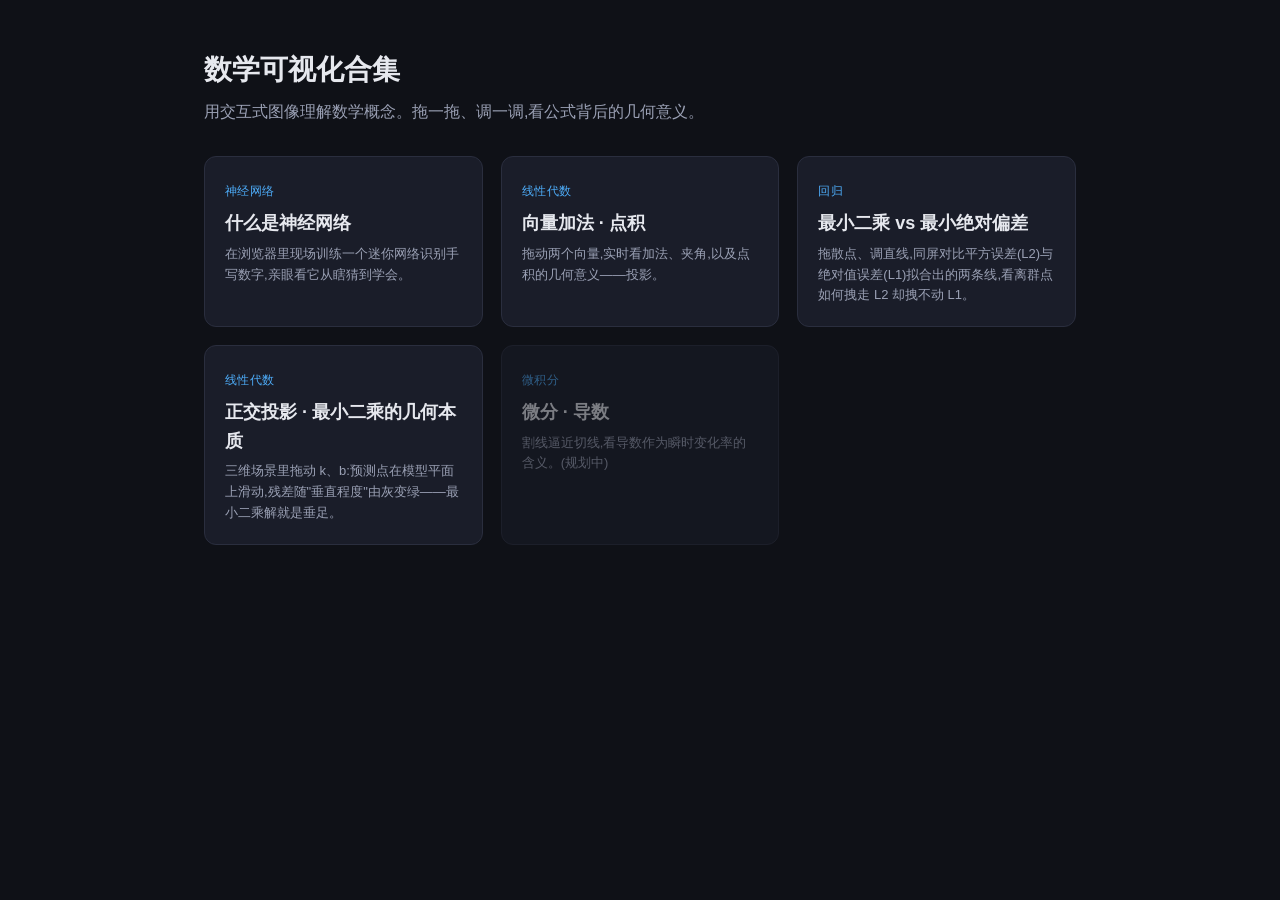
<file: index.html>
<!DOCTYPE html>
<html lang="zh">
<head>
  <meta charset="UTF-8" />
  <meta name="viewport" content="width=device-width, initial-scale=1.0" />
  <title>数学可视化合集</title>
  <link rel="stylesheet" href="shared/style.css" />
</head>
<body>
  <main class="home">
    <h1>数学可视化合集</h1>
    <p class="lead">用交互式图像理解数学概念。拖一拖、调一调,看公式背后的几何意义。</p>

    <div class="grid">
      <a class="card" href="demos/what-is-nn/index.html">
        <span class="tag">神经网络</span>
        <h2>什么是神经网络</h2>
        <p>在浏览器里现场训练一个迷你网络识别手写数字,亲眼看它从瞎猜到学会。</p>
      </a>

      <a class="card" href="demos/dot-product/index.html">
        <span class="tag">线性代数</span>
        <h2>向量加法 · 点积</h2>
        <p>拖动两个向量,实时看加法、夹角,以及点积的几何意义——投影。</p>
      </a>

      <a class="card" href="demos/least-squares/index.html">
        <span class="tag">回归</span>
        <h2>最小二乘 vs 最小绝对偏差</h2>
        <p>拖散点、调直线,同屏对比平方误差(L2)与绝对值误差(L1)拟合出的两条线,看离群点如何拽走 L2 却拽不动 L1。</p>
      </a>

      <a class="card" href="demos/orthogonal-projection/index.html">
        <span class="tag">线性代数</span>
        <h2>正交投影 · 最小二乘的几何本质</h2>
        <p>三维场景里拖动 k、b:预测点在模型平面上滑动,残差随"垂直程度"由灰变绿——最小二乘解就是垂足。</p>
      </a>

      <a class="card soon">
        <span class="tag">微积分</span>
        <h2>微分 · 导数</h2>
        <p>割线逼近切线,看导数作为瞬时变化率的含义。(规划中)</p>
      </a>
    </div>
  </main>
</body>
</html>
</file>
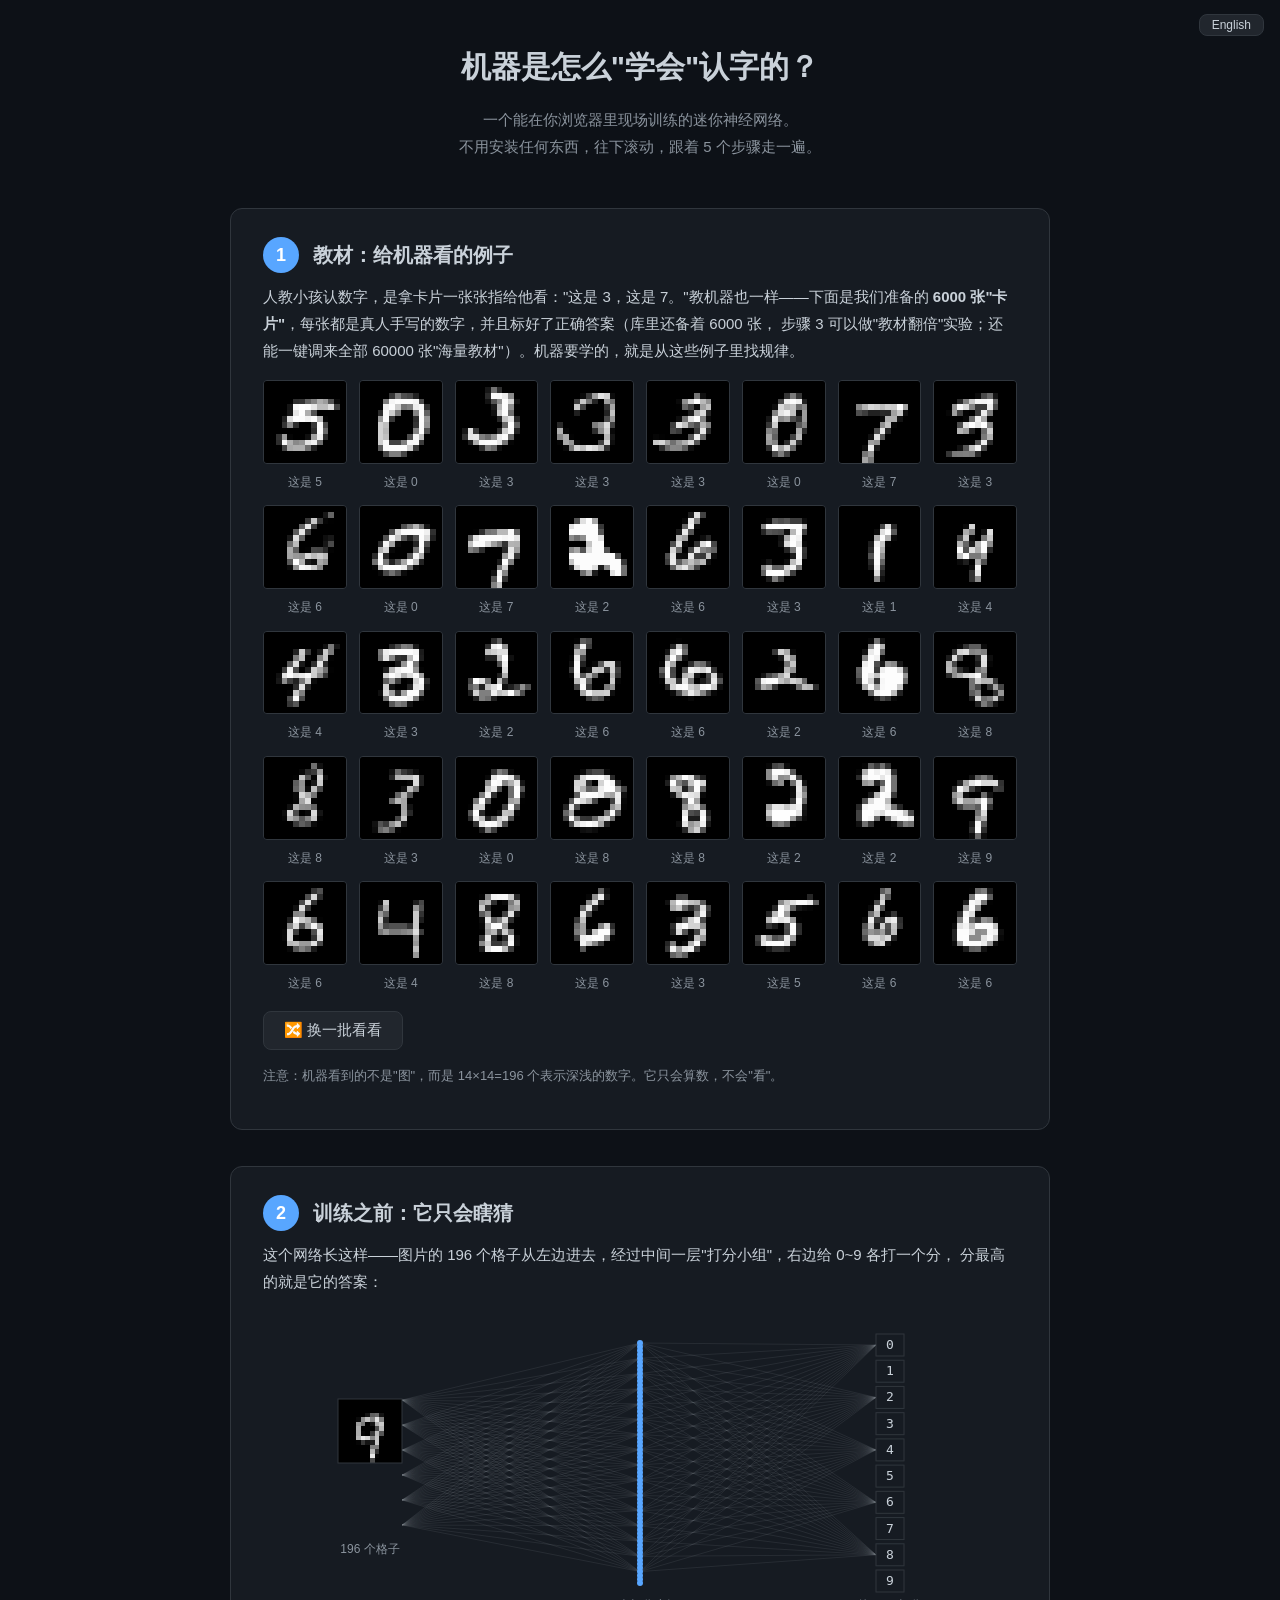
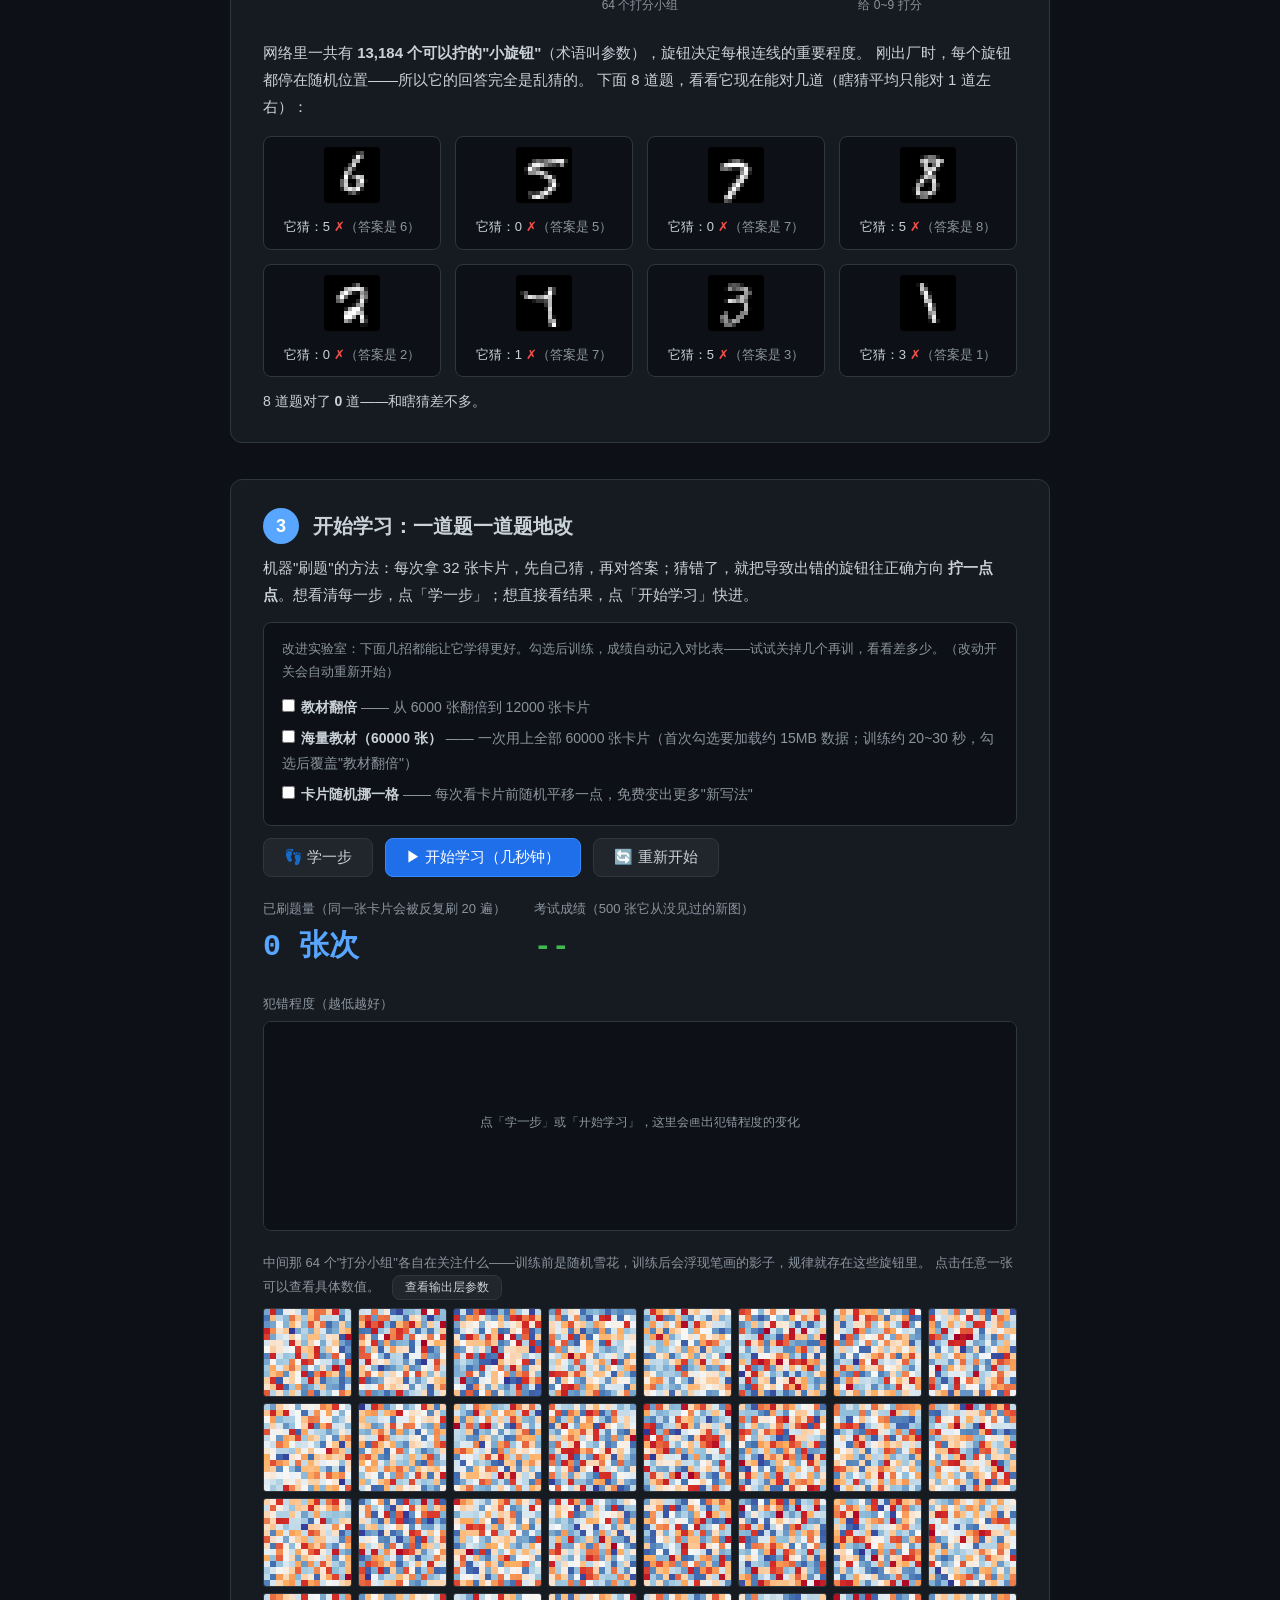
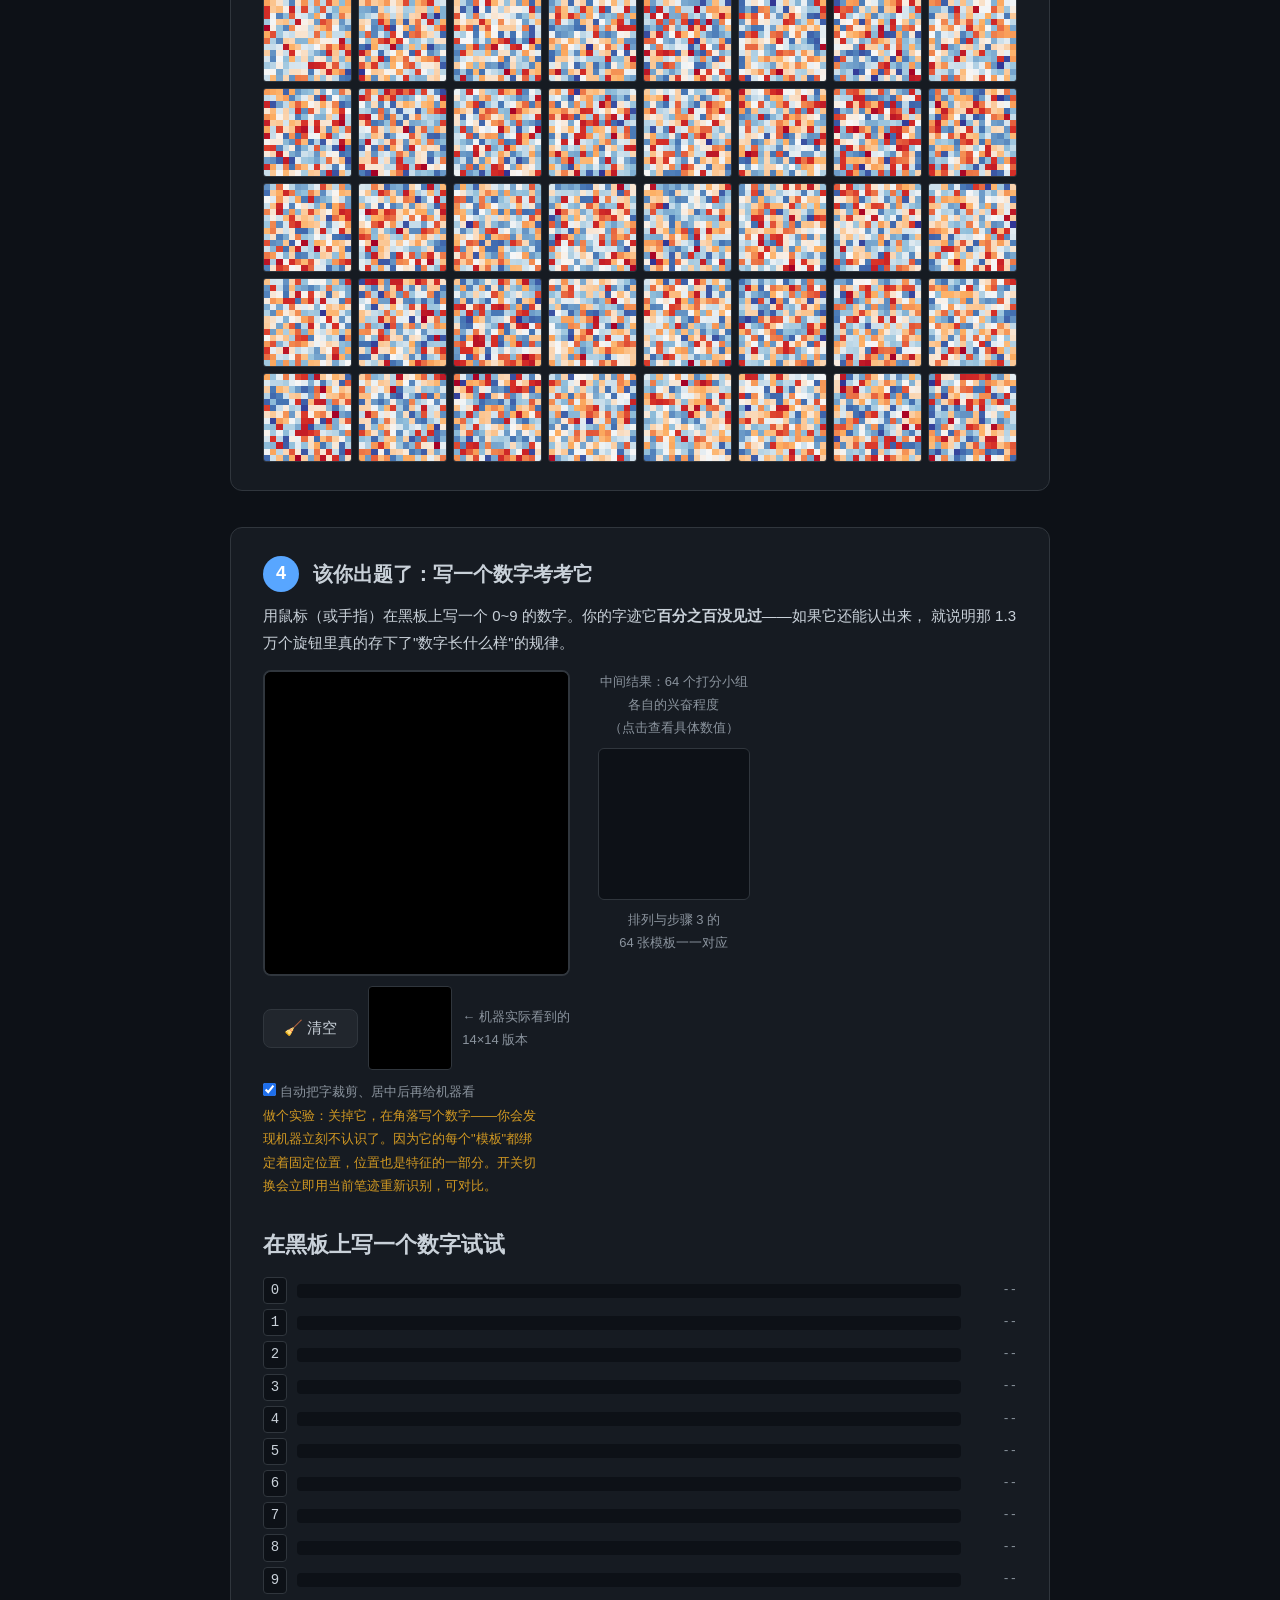
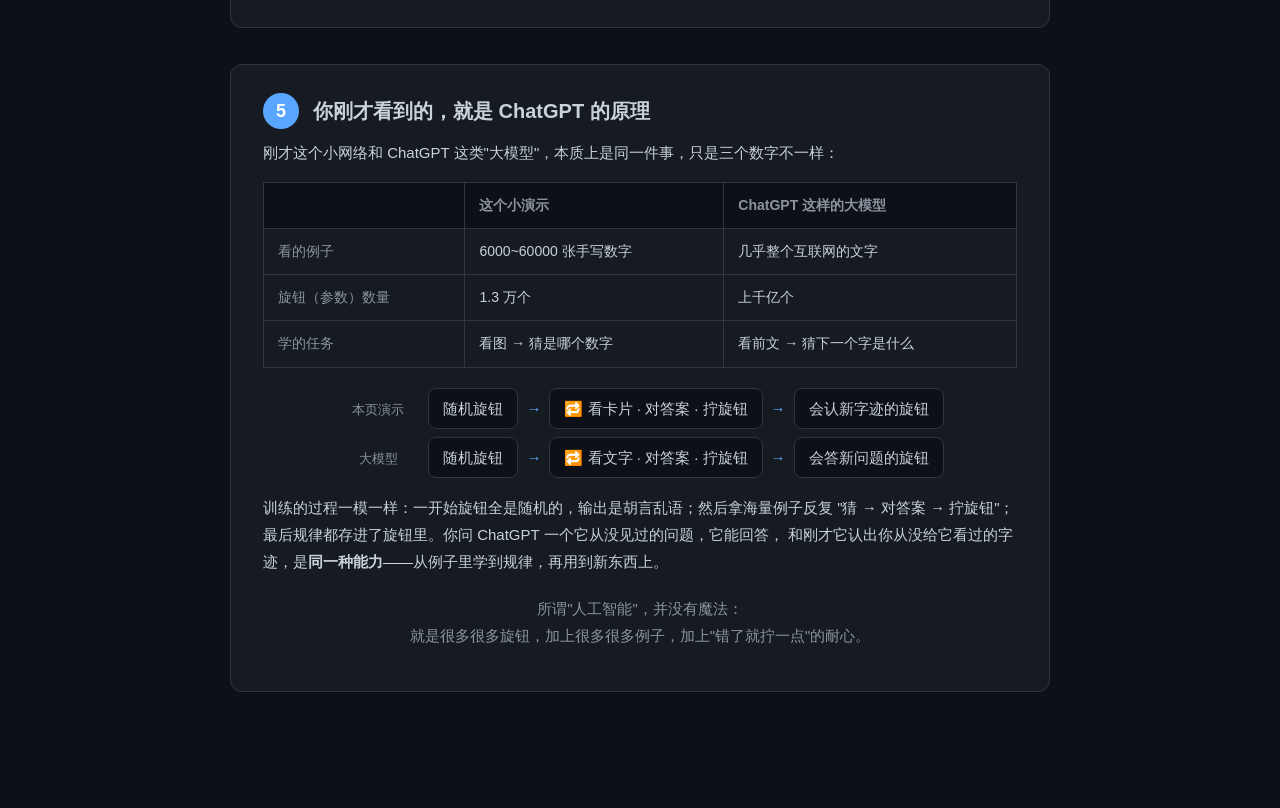
<file: demos/what-is-nn/index.html>
<!DOCTYPE html>
<html lang="zh">
<head>
<meta charset="UTF-8">
<meta name="viewport" content="width=device-width, initial-scale=1">
<title>机器是怎么"学会"认字的？</title>
<style>
/* ── 主题（沿用 viz_static 的暗色变量）───────────────────────────────────── */
*, *::before, *::after { box-sizing: border-box; margin: 0; padding: 0; }
:root {
  --bg:      #0d1117;
  --panel:   #161b22;
  --border:  #30363d;
  --text:    #c9d1d9;
  --dim:     #8b949e;
  --accent:  #58a6ff;
  --red:     #f85149;
  --green:   #3fb950;
  --yellow:  #d29922;
  --orange:  #d2691e;
}
body {
  background: var(--bg); color: var(--text);
  font-family: -apple-system, BlinkMacSystemFont, 'PingFang SC', 'Microsoft YaHei', sans-serif;
  font-size: 15px; line-height: 1.8;
}
.mono { font-family: 'SF Mono', Consolas, monospace; }

/* ── 页面骨架：单列居中，步骤卡片 ─────────────────────────────────────────── */
.page { max-width: 860px; margin: 0 auto; padding: 40px 20px 80px; }
.hero { text-align: center; margin-bottom: 48px; }
.hero h1 { font-size: 30px; margin-bottom: 12px; }
.hero p { color: var(--dim); font-size: 15px; }

.step-card {
  background: var(--panel); border: 1px solid var(--border); border-radius: 12px;
  padding: 28px 32px; margin-bottom: 36px;
}
.step-head { display: flex; align-items: center; gap: 14px; margin-bottom: 10px; }
.step-num {
  width: 36px; height: 36px; min-width: 36px; border-radius: 50%;
  background: var(--accent); color: #fff; font-weight: 700; font-size: 18px;
  display: flex; align-items: center; justify-content: center;
}
.step-head h2 { font-size: 20px; }
.step-card > p { margin-bottom: 14px; }
.note { color: var(--dim); font-size: 13px; }

.btn {
  display: inline-block; padding: 9px 20px; border-radius: 8px;
  border: 1px solid var(--border); background: #21262d; color: var(--text);
  cursor: pointer; font-family: inherit; font-size: 15px; transition: background .15s;
}
.btn:hover { background: #30363d; }
.btn.primary { background: #1f6feb; border-color: #388bfd; color: #fff; }
.btn.primary:hover { background: #388bfd; }
.btn:disabled { opacity: .45; cursor: default; }
.btn.done { background: #1a3620; border-color: var(--green); color: var(--green); }

canvas { image-rendering: pixelated; }

/* ── 步骤 1：卡片画廊 ────────────────────────────────────────────────────── */
.gallery { display: grid; grid-template-columns: repeat(8, 1fr); gap: 12px; margin: 16px 0; }
.g-item { text-align: center; }
.g-item canvas { border: 1px solid var(--border); border-radius: 4px; width: 100%; }
.g-item .lab { font-size: 12px; color: var(--dim); }

/* ── 步骤 2：示意图 + 8 道题 ─────────────────────────────────────────────── */
.diagram-wrap { text-align: center; margin: 18px 0; }
.diagram-wrap canvas { max-width: 100%; }
.samples { display: grid; grid-template-columns: repeat(4, 1fr); gap: 14px; margin-top: 16px; }
.sample { background: var(--bg); border: 1px solid var(--border); border-radius: 8px; padding: 10px; text-align: center; }
.sample canvas { width: 56px; height: 56px; border-radius: 4px; }
.sample .verdict { font-size: 13px; margin-top: 4px; }
.verdict .ok  { color: var(--green); }
.verdict .bad { color: var(--red); }
#sample-score { margin-top: 12px; font-size: 14px; }

/* ── 步骤 3：训练区 ─────────────────────────────────────────────────────── */
.lab-panel { background: var(--bg); border: 1px solid var(--border); border-radius: 8px; padding: 14px 18px; margin: 14px 0 4px; }
.lab-panel .lab-title { color: var(--dim); font-size: 13px; margin-bottom: 8px; }
.lab-panel label { display: block; font-size: 14px; padding: 3px 0; cursor: pointer; }
.lab-panel input { accent-color: #1f6feb; margin-right: 6px; }
.lab-panel .why { color: var(--dim); }
.runs-table { border-collapse: collapse; font-size: 13px; margin-top: 6px; }
.runs-table th, .runs-table td { border: 1px solid var(--border); padding: 5px 12px; text-align: center; }
.runs-table th { background: var(--bg); color: var(--dim); font-weight: 600; }
.runs-table td.acc { font-family: 'SF Mono', Consolas, monospace; font-weight: 700; }
.runs-table tr.best td { color: var(--green); }
.train-controls { display: flex; gap: 12px; flex-wrap: wrap; align-items: center; margin: 12px 0 20px; }
.train-stats { display: flex; gap: 28px; flex-wrap: wrap; margin-bottom: 18px; }
.stat .k { color: var(--dim); font-size: 13px; }
.stat .v { font-size: 30px; font-weight: 700; color: var(--accent); }
.stat .v.green { color: var(--green); }
#loss-chart { display: block; width: 100%; background: var(--bg); border: 1px solid var(--border); border-radius: 8px; margin-bottom: 20px; }
.chart-title { color: var(--dim); font-size: 13px; margin-bottom: 6px; }

.stepbox { background: var(--bg); border: 1px dashed var(--border); border-radius: 8px; padding: 16px; margin-bottom: 20px; display: none; }
.stepbox.show { display: block; }
.stepbox-row { display: flex; gap: 24px; flex-wrap: wrap; align-items: flex-start; }
.stepbox .cell { text-align: center; }
.stepbox .cell .cap { font-size: 12px; color: var(--dim); margin-top: 6px; max-width: 200px; }
.stepbox canvas.digit { width: 84px; height: 84px; border: 1px solid var(--border); border-radius: 4px; }
.guess-line { font-size: 17px; margin-top: 8px; }
.seg { display: inline-flex; border: 1px solid var(--border); border-radius: 6px; overflow: hidden; margin-bottom: 8px; }
.seg button { padding: 3px 12px; border: none; background: var(--panel); color: var(--dim); cursor: pointer; font-family: inherit; font-size: 12px; }
.seg button.on { background: #1f6feb; color: #fff; }

.wgrid { display: grid; grid-template-columns: repeat(8, 1fr); gap: 6px; margin-top: 8px; }
.wgrid canvas { width: 100%; border: 1px solid var(--border); border-radius: 3px; cursor: pointer; }
.wgrid canvas:hover { border-color: var(--accent); }

/* ── 参数检查器弹层 ─────────────────────────────────────────────────────── */
.modal-overlay { display: none; position: fixed; inset: 0; background: rgba(0,0,0,.72); z-index: 100; align-items: center; justify-content: center; padding: 20px; }
.modal-overlay.open { display: flex; }
.modal { background: var(--panel); border: 1px solid var(--border); border-radius: 12px; padding: 22px 26px; max-width: 92vw; max-height: 90vh; overflow: auto; }
.modal-head { display: flex; justify-content: space-between; align-items: center; margin-bottom: 6px; gap: 24px; }
.modal-head h3 { font-size: 17px; }
.modal-close { cursor: pointer; color: var(--dim); font-size: 22px; line-height: 1; }
.modal-close:hover { color: var(--text); }
.modal .sub { color: var(--dim); font-size: 13px; margin-bottom: 14px; }
.psec-title { color: var(--dim); font-size: 12px; font-weight: 700; margin: 16px 0 6px; }
.ptable { border-collapse: collapse; font-family: 'SF Mono', Consolas, monospace; font-size: 9px; }
.ptable td { border: 1px solid rgba(48,54,61,.6); padding: 0; width: 40px; height: 22px; text-align: center; white-space: nowrap; }
.ptable td.head { background: var(--bg); color: var(--dim); font-size: 10px; border-color: var(--border); }
.ptable.wide td { width: 52px; font-size: 10px; }
.btn.small { padding: 3px 12px; font-size: 12px; }
.lang-btn { position: fixed; top: 14px; right: 16px; z-index: 50; }
.train-summary { display: none; margin-top: 16px; padding: 12px 16px; border: 1px solid var(--green); border-radius: 8px; color: var(--green); background: rgba(63,185,80,.08); }
.train-summary.show { display: block; }

/* ── 步骤 4：画板 ───────────────────────────────────────────────────────── */
.draw-row { display: flex; gap: 28px; flex-wrap: wrap; margin-top: 8px; }
#draw-board { background: #000; border: 2px solid var(--border); border-radius: 8px; cursor: crosshair; touch-action: none; }
.draw-side { display: flex; flex-direction: column; gap: 10px; }
#seen-canvas { width: 84px; height: 84px; border: 1px solid var(--border); border-radius: 4px; background: #000; }
.hidden-side { display: flex; flex-direction: column; gap: 8px; align-items: center; text-align: center; }
#hidden-map { width: 152px; height: 152px; border: 1px solid var(--border); border-radius: 6px; cursor: pointer; background: var(--bg); }
#hidden-map:hover { border-color: var(--accent); }
.pred-panel { flex: 1; min-width: 240px; }
#pred-title { font-size: 22px; font-weight: 700; margin-bottom: 12px; min-height: 34px; }
.pred-item { display: flex; align-items: center; gap: 10px; margin-bottom: 5px; }
.pred-digit { width: 24px; text-align: center; background: var(--bg); border: 1px solid var(--border); border-radius: 4px; font-size: 14px; }
.pred-bar-bg { flex: 1; height: 14px; background: var(--bg); border-radius: 4px; overflow: hidden; }
.pred-bar { height: 100%; background: var(--accent); border-radius: 4px; width: 0; transition: width .12s; }
.pred-item.top .pred-bar { background: var(--green); }
.pred-pct { width: 46px; text-align: right; color: var(--dim); font-size: 12px; }
#untrained-warn { display: none; margin-top: 12px; padding: 10px 14px; border: 1px solid var(--yellow); border-radius: 8px; color: var(--yellow); background: rgba(210,153,34,.08); font-size: 14px; }
#untrained-warn.show { display: block; }

/* ── 步骤 5：对比表 ─────────────────────────────────────────────────────── */
.cmp-table { width: 100%; border-collapse: collapse; margin: 16px 0; }
.cmp-table th, .cmp-table td { border: 1px solid var(--border); padding: 10px 14px; text-align: left; font-size: 14px; }
.cmp-table th { background: var(--bg); color: var(--dim); font-weight: 600; }
.cmp-table td:first-child { color: var(--dim); }
.flow { text-align: center; margin: 20px 0 8px; font-size: 15px; }
.flow .row { margin: 8px 0; }
.flow .tag { display: inline-block; min-width: 92px; color: var(--dim); font-size: 13px; }
.flow .box { display: inline-block; background: var(--bg); border: 1px solid var(--border); border-radius: 8px; padding: 6px 14px; margin: 0 4px; }
.flow .arrow { color: var(--accent); margin: 0 4px; }
.closing { text-align: center; color: var(--dim); margin-top: 20px; font-size: 15px; }
</style>
</head>
<body>
<button class="btn small lang-btn" id="btn-lang">English</button>
<div class="page">

  <div class="hero">
    <h1 data-i18n="hero-h1">机器是怎么"学会"认字的？</h1>
    <p data-i18n="hero-sub">一个能在你浏览器里现场训练的迷你神经网络。<br>不用安装任何东西，往下滚动，跟着 5 个步骤走一遍。</p>
  </div>

  <!-- ═══ 步骤 1 ═══ -->
  <div class="step-card">
    <div class="step-head"><div class="step-num">1</div><h2 data-i18n="s1-title">教材：给机器看的例子</h2></div>
    <p data-i18n="s1-p">人教小孩认数字，是拿卡片一张张指给他看："这是 3，这是 7。"教机器也一样——下面是我们准备的
       <b>6000 张"卡片"</b>，每张都是真人手写的数字，并且标好了正确答案（库里还备着 6000 张，
       步骤 3 可以做"教材翻倍"实验；还能一键调来全部 60000 张"海量教材"）。机器要学的，就是从这些例子里找规律。</p>
    <div class="gallery" id="gallery"></div>
    <button class="btn" id="btn-shuffle" data-i18n="btn-shuffle">🔀 换一批看看</button>
    <p class="note" style="margin-top:14px" data-i18n="s1-note">注意：机器看到的不是"图"，而是 14×14=196 个表示深浅的数字。它只会算数，不会"看"。</p>
  </div>

  <!-- ═══ 步骤 2 ═══ -->
  <div class="step-card">
    <div class="step-head"><div class="step-num">2</div><h2 data-i18n="s2-title">训练之前：它只会瞎猜</h2></div>
    <p data-i18n="s2-p1">这个网络长这样——图片的 196 个格子从左边进去，经过中间一层"打分小组"，右边给 0~9 各打一个分，
       分最高的就是它的答案：</p>
    <div class="diagram-wrap"><canvas id="net-diagram" width="720" height="300"></canvas></div>
    <p data-i18n="s2-p2">网络里一共有 <b>13,184 个可以拧的"小旋钮"</b>（术语叫参数），旋钮决定每根连线的重要程度。
       刚出厂时，每个旋钮都停在随机位置——所以它的回答完全是乱猜的。
       下面 8 道题，看看它现在能对几道（瞎猜平均只能对 1 道左右）：</p>
    <div class="samples" id="samples"></div>
    <div id="sample-score"></div>
  </div>

  <!-- ═══ 步骤 3 ═══ -->
  <div class="step-card">
    <div class="step-head"><div class="step-num">3</div><h2 data-i18n="s3-title">开始学习：一道题一道题地改</h2></div>
    <p data-i18n="s3-p">机器"刷题"的方法：每次拿 32 张卡片，先自己猜，再对答案；猜错了，就把导致出错的旋钮往正确方向
       <b>拧一点点</b>。想看清每一步，点「学一步」；想直接看结果，点「开始学习」快进。</p>
    <div class="lab-panel">
      <div class="lab-title" data-i18n="lab-title">改进实验室：下面几招都能让它学得更好。勾选后训练，成绩自动记入对比表——试试关掉几个再训，看看差多少。（改动开关会自动重新开始）</div>
      <label><input type="checkbox" id="opt-data"><span data-i18n="lab-data"><b>教材翻倍</b> <span class="why">—— 从 6000 张翻倍到 12000 张卡片</span></span></label>
      <label><input type="checkbox" id="opt-data60"><span data-i18n="lab-data60"><b>海量教材（60000 张）</b> <span class="why">—— 一次用上全部 60000 张卡片（首次勾选要加载约 15MB 数据；训练约 20~30 秒，勾选后覆盖"教材翻倍"）</span></span><span class="why" id="data60-status"></span></label>
      <label><input type="checkbox" id="opt-aug"><span data-i18n="lab-aug"><b>卡片随机挪一格</b> <span class="why">—— 每次看卡片前随机平移一点，免费变出更多"新写法"</span></span></label>
    </div>
    <div class="train-controls">
      <button class="btn" id="btn-step" data-i18n="btn-step">👣 学一步</button>
      <button class="btn primary" id="btn-train">▶ 开始学习（几秒钟）</button>
      <button class="btn" id="btn-reset" data-i18n="btn-reset">🔄 重新开始</button>
    </div>

    <div class="stepbox" id="stepbox">
      <div class="stepbox-row">
        <div class="cell">
          <canvas class="digit" id="step-digit" width="14" height="14"></canvas>
          <div class="guess-line" id="step-guess"></div>
          <div class="cap" data-i18n="step-digit-cap">这一步 32 张卡片中的第 1 张</div>
        </div>
        <div class="cell" style="flex:1; min-width:260px">
          <div class="seg">
            <button id="delta-mode-mag" class="on" data-i18n="seg-mag">幅度</button>
            <button id="delta-mode-dir" data-i18n="seg-dir">方向</button>
          </div>
          <div class="wgrid" id="delta-grid"></div>
          <div class="cap" style="max-width:none" id="delta-cap" data-i18n="delta-cap-base">旋钮的变化量——亮的地方就是这一步被拧动的旋钮（64 个打分小组各一张图）</div>
        </div>
      </div>
    </div>

    <div class="train-stats">
      <div class="stat"><div class="k" data-i18n="stat-steps-k">已刷题量（同一张卡片会被反复刷 20 遍）</div><div class="v mono" id="stat-steps">0 张次</div></div>
      <div class="stat"><div class="k" data-i18n="stat-acc-k">考试成绩（500 张它从没见过的新图）</div><div class="v mono green" id="stat-acc">--</div></div>
    </div>

    <div class="chart-title"><span data-i18n="chart-loss-title">犯错程度（越低越好）</span><span id="stat-loss"></span></div>
    <canvas id="loss-chart" width="796" height="220"></canvas>

    <div class="chart-title"><span data-i18n="chart-weights-title">中间那 64 个"打分小组"各自在关注什么——训练前是随机雪花，训练后会浮现笔画的影子，规律就存在这些旋钮里。
      点击任意一张可以查看具体数值。</span>
      <button class="btn small" id="btn-output-params" style="margin-left:8px" data-i18n="btn-output-params">查看输出层参数</button>
    </div>
    <div class="wgrid" id="weight-grid"></div>

    <div class="train-summary" id="train-summary"></div>

    <div id="runs-wrap" style="display:none">
      <div class="chart-title" style="margin-top:20px" data-i18n="runs-title">成绩对比——每训练完一轮自动记一行</div>
      <table class="runs-table" id="runs-table"></table>
    </div>
  </div>

  <!-- ═══ 步骤 4 ═══ -->
  <div class="step-card">
    <div class="step-head"><div class="step-num">4</div><h2 data-i18n="s4-title">该你出题了：写一个数字考考它</h2></div>
    <p data-i18n="s4-p">用鼠标（或手指）在黑板上写一个 0~9 的数字。你的字迹它<b>百分之百没见过</b>——如果它还能认出来，
       就说明那 1.3 万个旋钮里真的存下了"数字长什么样"的规律。</p>
    <div class="draw-row">
      <div class="draw-side">
        <canvas id="draw-board" width="280" height="280"></canvas>
        <div style="display:flex; gap:10px; align-items:center">
          <button class="btn" id="btn-clear" data-i18n="btn-clear">🧹 清空</button>
          <canvas id="seen-canvas" width="14" height="14" title="机器实际看到的样子"></canvas>
          <span class="note" data-i18n="seen-note">← 机器实际看到的<br>14×14 版本</span>
        </div>
        <label class="note" style="cursor:pointer; max-width:280px">
          <input type="checkbox" id="opt-center" checked style="accent-color:#1f6feb; margin-right:4px"><span data-i18n="center-label">自动把字裁剪、居中后再给机器看<br>
          <span style="color:var(--yellow)">做个实验：关掉它，在角落写个数字——你会发现机器立刻不认识了。因为它的每个"模板"都绑定着固定位置，位置也是特征的一部分。开关切换会立即用当前笔迹重新识别，可对比。</span></span>
        </label>
      </div>
      <div class="hidden-side">
        <div class="note" data-i18n="hidden-note-1">中间结果：64 个打分小组<br>各自的兴奋程度<br>（点击查看具体数值）</div>
        <canvas id="hidden-map" width="8" height="8" title="隐藏层的 64 个中间结果，点击查看数值"></canvas>
        <div class="note" id="hidden-note" data-i18n="hidden-note-2">排列与步骤 3 的<br>64 张模板一一对应</div>
      </div>
      <div class="pred-panel">
        <div id="pred-title">在黑板上写一个数字试试</div>
        <div id="pred-bars"></div>
        <div id="untrained-warn" data-i18n="untrained-warn">它还没学习，现在是瞎猜的——回到步骤 3 点「开始学习」，再回来试试。</div>
      </div>
    </div>
  </div>

  <!-- ═══ 步骤 5 ═══ -->
  <div class="step-card">
    <div class="step-head"><div class="step-num">5</div><h2 data-i18n="s5-title">你刚才看到的，就是 ChatGPT 的原理</h2></div>
    <p data-i18n="s5-p1">刚才这个小网络和 ChatGPT 这类"大模型"，本质上是同一件事，只是三个数字不一样：</p>
    <table class="cmp-table" data-i18n="s5-table">
      <tr><th></th><th>这个小演示</th><th>ChatGPT 这样的大模型</th></tr>
      <tr><td>看的例子</td><td>6000~60000 张手写数字</td><td>几乎整个互联网的文字</td></tr>
      <tr><td>旋钮（参数）数量</td><td>1.3 万个</td><td>上千亿个</td></tr>
      <tr><td>学的任务</td><td>看图 → 猜是哪个数字</td><td>看前文 → 猜下一个字是什么</td></tr>
    </table>
    <div class="flow" data-i18n="s5-flow">
      <div class="row"><span class="tag">本页演示</span><span class="box">随机旋钮</span><span class="arrow">→</span><span class="box">🔁 看卡片 · 对答案 · 拧旋钮</span><span class="arrow">→</span><span class="box">会认新字迹的旋钮</span></div>
      <div class="row"><span class="tag">大模型</span><span class="box">随机旋钮</span><span class="arrow">→</span><span class="box">🔁 看文字 · 对答案 · 拧旋钮</span><span class="arrow">→</span><span class="box">会答新问题的旋钮</span></div>
    </div>
    <p style="margin-top:16px" data-i18n="s5-p2">训练的过程一模一样：一开始旋钮全是随机的，输出是胡言乱语；然后拿海量例子反复
       "猜 → 对答案 → 拧旋钮"；最后规律都存进了旋钮里。你问 ChatGPT 一个它从没见过的问题，它能回答，
       和刚才它认出你从没给它看过的字迹，是<b>同一种能力</b>——从例子里学到规律，再用到新东西上。</p>
    <p class="closing" data-i18n="s5-closing">所谓"人工智能"，并没有魔法：<br>就是很多很多旋钮，加上很多很多例子，加上"错了就拧一点"的耐心。</p>
  </div>

</div>

<!-- 参数检查器弹层 -->
<div class="modal-overlay" id="modal-overlay">
  <div class="modal" id="modal-box">
    <div class="modal-head">
      <h3 id="modal-title"></h3>
      <span class="modal-close" id="modal-close">×</span>
    </div>
    <div class="sub" id="modal-sub"></div>
    <div id="modal-body"></div>
  </div>
</div>

<script src="mnist_data.js"></script>
<script>
'use strict';

// ── 中英文切换（语言状态提前定义，供所有渲染函数使用）──────────────────────────
let lang = 'zh';
try { lang = localStorage.getItem('digitdemo-lang') || 'zh'; } catch (e) {}
function EN() { return lang === 'en'; }

// ── 数据解码 ──────────────────────────────────────────────────────────────────
// mnist_data.js 里是 base64 的 uint8 字节；图像按行主序平铺，每张 196 字节。
function b64ToU8(b64) {
  const bin = atob(b64);
  const out = new Uint8Array(bin.length);
  for (let i = 0; i < bin.length; i++) out[i] = bin.charCodeAt(i);
  return out;
}
const S = MNIST.size, PX = S * S;
const trainImages = b64ToU8(MNIST.trainImages);
const trainLabels = b64ToU8(MNIST.trainLabels);
const testImages  = b64ToU8(MNIST.testImages);
const testLabels  = b64ToU8(MNIST.testLabels);

// 归一化到 0~1 的 Float32 全量缓存（训练热循环里避免反复除法）
const trainX = new Float32Array(trainImages.length);
for (let i = 0; i < trainImages.length; i++) trainX[i] = trainImages[i] / 255;
const testX = new Float32Array(testImages.length);
for (let i = 0; i < testImages.length; i++) testX[i] = testImages[i] / 255;

// 海量教材：全部 60000 张训练图在独立文件 mnist_data_full.js（约 15MB）里，
// 勾选开关时才动态注入 <script> 加载（file:// 下也能用），避免拖慢默认打开速度
let fullReady = false, fullLoading = false;
let fullImages = null, fullLabels = null, fullX = null;
function setData60Status(text) { document.getElementById('data60-status').textContent = text; }
function ensureFullData() {
  if (fullReady || fullLoading) return;
  fullLoading = true;
  setData60Status(EN() ? ' (loading the 15MB textbook…)' : '（教材加载中，约 15MB…）');
  const s = document.createElement('script');
  s.src = 'mnist_data_full.js';
  s.onload = () => {
    fullImages = b64ToU8(MNIST_FULL.trainImages);
    fullLabels = b64ToU8(MNIST_FULL.trainLabels);
    fullX = new Float32Array(fullImages.length);
    for (let i = 0; i < fullImages.length; i++) fullX[i] = fullImages[i] / 255;
    fullReady = true; fullLoading = false;
    setData60Status('');
    resetAll();                                  // 数据就位，按当前开关重新初始化一轮
  };
  s.onerror = () => {
    fullLoading = false;
    document.getElementById('opt-data60').checked = false;
    setData60Status(EN() ? ' (load failed — mnist_data_full.js missing?)' : '（加载失败——找不到 mnist_data_full.js？）');
    resetAll();
  };
  document.head.appendChild(s);
}

// ── 随机数（固定种子，保证"训练前瞎猜"的样子每次刷新一致）──────────────────────
function mulberry32(seed) {
  return function () {
    seed |= 0; seed = seed + 0x6D2B79F5 | 0;
    let t = Math.imul(seed ^ seed >>> 15, 1 | seed);
    t = t + Math.imul(t ^ t >>> 7, 61 | t) ^ t;
    return ((t ^ t >>> 14) >>> 0) / 4294967296;
  };
}
function makeRandn(rng) {
  // Box-Muller：两个均匀随机数变一个正态随机数
  return () => Math.sqrt(-2 * Math.log(rng() + 1e-12)) * Math.cos(2 * Math.PI * rng());
}

// ── 模型：196 → 64(ReLU) → 10(softmax) ───────────────────────────────────────
// 消融实验开关：改成 false 则隐藏层不做 ReLU（退化为纯线性网络），
// 训练与推理同时生效，用于对比激活函数对准确率的影响。不在 UI 上暴露。
//const USE_RELU = false;

const USE_RELU = true;
const HIDDEN = 64, OUT = 10;
const HP = { batch: 32, epochs: 20 };
const N_TRAIN = MNIST.nTrain, N_TEST = MNIST.nTest;

let model = null;      // {W1, W2} 全部 Float32Array 平铺
let rngSeed = 42;

// 本轮训练实际使用的教材（默认 12000 张的子集；海量教材就位后指向全量 60000 张）
let TX = trainX, TL = trainLabels, TIMG = trainImages;

// 改进实验室：读三个开关，得到本轮训练配置（与 make_dataset.py --check 的 torch 对照一致）
let cfg = null;
let TOTAL_STEPS = 0;
function getConfig() {
  const on = id => document.getElementById(id).checked;
  return {
    // 海量教材（60000 张，数据就位后生效）优先于教材翻倍（12000 vs 6000）
    nTrain: on('opt-data60') && fullReady ? fullLabels.length
          : on('opt-data') ? N_TRAIN : N_TRAIN / 2,
    lr: 0.2,                                           // 固定步长（纯 SGD）
    aug: on('opt-aug'),                                // 卡片随机挪一格
  };
}

function initModel(seed) {
  const randn = makeRandn(mulberry32(seed));
  const W1 = new Float32Array(PX * HIDDEN);
  const W2 = new Float32Array(HIDDEN * OUT);
  const s1 = Math.sqrt(2 / PX), s2 = Math.sqrt(2 / HIDDEN);   // He 初始化
  for (let i = 0; i < W1.length; i++) W1[i] = randn() * s1;
  for (let i = 0; i < W2.length; i++) W2[i] = randn() * s2;
  return { W1, W2 };
}

// 前向：xs 为 B×196 平铺，返回 {h: B×64, probs: B×10}
function forward(xs, B) {
  const { W1, W2 } = model;
  const h = new Float32Array(B * HIDDEN);
  const probs = new Float32Array(B * OUT);
  for (let b = 0; b < B; b++) {
    const xo = b * PX, ho = b * HIDDEN, po = b * OUT;
    for (let j = 0; j < HIDDEN; j++) {
      let z = 0;
      for (let i = 0; i < PX; i++) z += xs[xo + i] * W1[i * HIDDEN + j];
      h[ho + j] = USE_RELU && z <= 0 ? 0 : z;          // ReLU（USE_RELU=false 时直接线性输出）
    }
    let maxZ = -Infinity;
    for (let k = 0; k < OUT; k++) {
      let z = 0;
      for (let j = 0; j < HIDDEN; j++) z += h[ho + j] * W2[j * OUT + k];
      probs[po + k] = z;
      if (z > maxZ) maxZ = z;
    }
    let sum = 0;                                        // softmax（减最大值防溢出）
    for (let k = 0; k < OUT; k++) { const e = Math.exp(probs[po + k] - maxZ); probs[po + k] = e; sum += e; }
    for (let k = 0; k < OUT; k++) probs[po + k] /= sum;
  }
  return { h, probs };
}

// 一步训练：前向 + 反向 + 更新，返回本批平均"犯错程度"（交叉熵）
// 反向传播用 softmax 交叉熵的经典化简：dz2 = (probs - onehot) / B
// 更新规则是最朴素的 SGD：参数 -= 学习率 × 梯度
function trainStep(idxs) {
  const { W1, W2 } = model;
  const lr_ = cfg.lr;
  const B = idxs.length;
  const xs = new Float32Array(B * PX);
  for (let b = 0; b < B; b++) {
    const src = TX.subarray(idxs[b] * PX, (idxs[b] + 1) * PX);
    if (!cfg.aug) { xs.set(src, b * PX); continue; }
    // 数据增强：随机平移 ±1 像素（出界补 0），等于免费变出"同一个字的新写法"
    const dx = Math.floor(trainRng() * 3) - 1, dy = Math.floor(trainRng() * 3) - 1;
    for (let r = 0; r < S; r++) {
      const sr = r - dy;
      if (sr < 0 || sr >= S) continue;
      for (let c = 0; c < S; c++) {
        const sc = c - dx;
        if (sc < 0 || sc >= S) continue;
        xs[b * PX + r * S + c] = src[sr * S + sc];
      }
    }
  }

  const { h, probs } = forward(xs, B);

  let loss = 0;
  const dz2 = new Float32Array(B * OUT);
  for (let b = 0; b < B; b++) {
    const y = TL[idxs[b]], po = b * OUT;
    loss -= Math.log(probs[po + y] + 1e-12);
    for (let k = 0; k < OUT; k++) dz2[po + k] = (probs[po + k] - (k === y ? 1 : 0)) / B;
  }
  loss /= B;

  // 第二层：dW2 = hᵀ·dz2；并顺手算 dh = dz2·W2ᵀ（要在更新 W2 之前）
  const dh = new Float32Array(B * HIDDEN);
  for (let b = 0; b < B; b++) {
    const ho = b * HIDDEN, po = b * OUT;
    for (let j = 0; j < HIDDEN; j++) {
      if (USE_RELU && h[ho + j] <= 0) continue;         // ReLU 掩码：没被激活的不传梯度（线性模式不掩码）
      let g = 0;
      for (let k = 0; k < OUT; k++) g += dz2[po + k] * W2[j * OUT + k];
      dh[ho + j] = g;
    }
  }
  for (let j = 0; j < HIDDEN; j++) {
    for (let k = 0; k < OUT; k++) {
      let g = 0;
      for (let b = 0; b < B; b++) g += h[b * HIDDEN + j] * dz2[b * OUT + k];
      W2[j * OUT + k] -= lr_ * g;
    }
  }

  // 第一层：dW1 = xᵀ·dh
  const dW1 = new Float32Array(PX * HIDDEN);
  for (let b = 0; b < B; b++) {
    const xo = b * PX, ho = b * HIDDEN;
    for (let j = 0; j < HIDDEN; j++) {
      const g = dh[ho + j];
      if (g === 0) continue;
      for (let i = 0; i < PX; i++) dW1[i * HIDDEN + j] += g * xs[xo + i];
    }
  }
  for (let i = 0; i < PX * HIDDEN; i++) {
    W1[i] -= lr_ * dW1[i];
  }
  return loss;
}

function predictOne(x196) {
  const { h, probs } = forward(x196, 1);
  let best = 0;
  for (let k = 1; k < OUT; k++) if (probs[k] > probs[best]) best = k;
  return { probs, pred: best, h };
}

function evalAccuracy() {
  let correct = 0;
  const CHUNK = 100;
  for (let s = 0; s < N_TEST; s += CHUNK) {
    const B = Math.min(CHUNK, N_TEST - s);
    const { probs } = forward(testX.subarray(s * PX, (s + B) * PX), B);
    for (let b = 0; b < B; b++) {
      let best = 0;
      for (let k = 1; k < OUT; k++) if (probs[b * OUT + k] > probs[b * OUT + best]) best = k;
      if (best === testLabels[s + b]) correct++;
    }
  }
  return correct / N_TEST;
}

// ── 渲染工具 ──────────────────────────────────────────────────────────────────
// RdBu 色带（蓝=负 白=0 红=正），移植自 viz_static
const COLOR_STOPS = [
  [-1.0, [49, 54, 149]], [-0.5, [69, 117, 180]], [-0.25, [145, 191, 219]],
  [0.0, [247, 247, 247]],
  [0.25, [253, 174, 97]], [0.5, [215, 48, 39]], [1.0, [165, 0, 38]],
];
function valToRGB(v) {
  v = Math.max(-1, Math.min(1, v));
  for (let i = 0; i < COLOR_STOPS.length - 1; i++) {
    const [v0, c0] = COLOR_STOPS[i], [v1, c1] = COLOR_STOPS[i + 1];
    if (v >= v0 && v <= v1) {
      const t = (v - v0) / (v1 - v0);
      return c0.map((x, j) => Math.round(x + t * (c1[j] - x)));
    }
  }
  return COLOR_STOPS[COLOR_STOPS.length - 1][1];
}
// 变化量色带：白(没动) → 橙(被拧得最多)
function diffToRGB(v, maxV) {
  if (maxV < 1e-10) return [247, 247, 247];
  const t = Math.min(1, v / maxV);
  return [Math.round(247 - t * 37), Math.round(247 - t * 142), Math.round(247 - t * 217)];
}

// 灰度数字图：values 可以是 uint8(0~255) 或 float(0~1)
function renderDigit(canvas, values, float01) {
  canvas.width = S; canvas.height = S;
  const ctx = canvas.getContext('2d');
  const img = ctx.createImageData(S, S);
  for (let i = 0; i < PX; i++) {
    const v = float01 ? Math.round(values[i] * 255) : values[i];
    img.data[i * 4] = img.data[i * 4 + 1] = img.data[i * 4 + 2] = v;
    img.data[i * 4 + 3] = 255;
  }
  ctx.putImageData(img, 0, 0);
}

// 一个"打分小组"的旋钮照片：W1 的第 j 列（196 个值）按该列绝对值最大归一，RdBu 上色
function renderWeightImage(canvas, W1, j, diffMode, sharedMax) {
  canvas.width = S; canvas.height = S;
  const ctx = canvas.getContext('2d');
  const img = ctx.createImageData(S, S);
  let m = sharedMax;
  if (m === undefined) {
    m = 1e-10;
    for (let i = 0; i < PX; i++) m = Math.max(m, Math.abs(W1[i * HIDDEN + j]));
  }
  for (let i = 0; i < PX; i++) {
    const v = W1[i * HIDDEN + j];
    const [R, G, B] = diffMode ? diffToRGB(Math.abs(v), m) : valToRGB(v / m);
    img.data[i * 4] = R; img.data[i * 4 + 1] = G; img.data[i * 4 + 2] = B;
    img.data[i * 4 + 3] = 255;
  }
  ctx.putImageData(img, 0, 0);
}

// 8×8 网格：64 个打分小组的旋钮照片（点击可打开参数检查器）
function buildGrid(rootId, onClick) {
  const root = document.getElementById(rootId);
  root.innerHTML = '';
  const canvases = [];
  for (let j = 0; j < HIDDEN; j++) {
    const cvs = document.createElement('canvas');
    cvs.title = `打分小组 #${j}，点击查看具体数值`;
    cvs.addEventListener('click', () => onClick(j));
    root.appendChild(cvs);
    canvases.push(cvs);
  }
  return canvases;
}
let weightCanvases = null, deltaCanvases = null;
function renderWeightGrid() {
  for (let j = 0; j < HIDDEN; j++) renderWeightImage(weightCanvases[j], model.W1, j, false);
}

// Δ 图两种模式：'mag' 幅度（|Δ| 白→橙），'dir' 方向（Δ 红=调大/蓝=调小）
let deltaMode = 'mag';
let lastDW1 = null;          // 保存最近一次「学一步」的变化量，切换模式时直接重渲染
function renderDeltaGrid() {
  if (!lastDW1) return;
  let m = 1e-10;
  for (let i = 0; i < lastDW1.length; i++) m = Math.max(m, Math.abs(lastDW1[i]));
  const mag = deltaMode === 'mag';
  for (let j = 0; j < HIDDEN; j++) renderWeightImage(deltaCanvases[j], lastDW1, j, mag, m);
  document.getElementById('delta-cap').textContent = mag
    ? (EN() ? 'How much each knob moved — bright spots were twisted this step (one image per scoring crew)'
            : '旋钮的变化量——亮的地方就是这一步被拧动的旋钮（64 个打分小组各一张图）')
    : (EN() ? 'Direction of change — red = turned up (carving this batch\'s shapes into the template), blue = turned down (scraping them out)'
            : '旋钮的变化方向——红=被调大（把这批卡片的形状往模板里刻），蓝=被调小（往外铲）');
}
function setDeltaMode(mode) {
  deltaMode = mode;
  document.getElementById('delta-mode-mag').classList.toggle('on', mode === 'mag');
  document.getElementById('delta-mode-dir').classList.toggle('on', mode === 'dir');
  renderDeltaGrid();
}

// 犯错程度折线图（移植简化自 viz_static 的 drawLossChart）
const losses = [];   // {step, loss}
function appendLoss(step, loss) { losses.push({ step, loss }); lastLoss = loss; renderLossStat(); drawLossChart(); }

// 标题旁的实时读数：当前犯错程度 L + 换算成"给正确答案的平均把握" e^−L
// （物理意义见 README.md 附录 Q4：L=2.30 即纯瞎猜的 10% 把握，L→0 即把握 →100%）
let lastLoss = null;
function renderLossStat() {
  const el = document.getElementById('stat-loss');
  if (lastLoss === null) { el.innerHTML = ''; return; }
  const conf = (Math.exp(-lastLoss) * 100).toFixed(0);
  el.innerHTML = EN()
    ? ` — now <b style="color:var(--accent)">${lastLoss.toFixed(2)}</b> (≈ ${conf}% average confidence in the correct answer)`
    : `——当前 <b style="color:var(--accent)">${lastLoss.toFixed(2)}</b>（≈ 给正确答案的平均把握 ${conf}%）`;
}
function drawLossChart() {
  const cvs = document.getElementById('loss-chart');
  const W = cvs.width, H = cvs.height;
  const ctx = cvs.getContext('2d');
  const PAD = { top: 14, right: 16, bottom: 28, left: 46 };
  ctx.clearRect(0, 0, W, H);
  ctx.fillStyle = '#0d1117'; ctx.fillRect(0, 0, W, H);
  if (losses.length < 2) {
    ctx.fillStyle = '#8b949e'; ctx.font = '13px sans-serif'; ctx.textAlign = 'center';
    ctx.fillText(EN() ? 'Click "One step" or "Start learning" — the error curve will appear here'
                      : '点「学一步」或「开始学习」，这里会画出犯错程度的变化', W / 2, H / 2);
    return;
  }
  const xMin = losses[0].step, xMax = losses[losses.length - 1].step;
  let yMin = Infinity, yMax = -Infinity;
  for (const d of losses) { yMin = Math.min(yMin, d.loss); yMax = Math.max(yMax, d.loss); }
  yMin = Math.max(0, yMin * 0.9); yMax *= 1.05;
  const toX = s => PAD.left + (s - xMin) / (xMax - xMin + 1e-9) * (W - PAD.left - PAD.right);
  const toY = l => H - PAD.bottom - (l - yMin) / (yMax - yMin + 1e-9) * (H - PAD.top - PAD.bottom);
  ctx.strokeStyle = '#21262d'; ctx.lineWidth = 1;
  for (let i = 0; i <= 4; i++) {
    const y = PAD.top + i * (H - PAD.top - PAD.bottom) / 4;
    ctx.beginPath(); ctx.moveTo(PAD.left, y); ctx.lineTo(W - PAD.right, y); ctx.stroke();
    ctx.fillStyle = '#8b949e'; ctx.font = '10px monospace'; ctx.textAlign = 'right';
    ctx.fillText((yMax - i * (yMax - yMin) / 4).toFixed(2), PAD.left - 6, y + 3);
  }
  ctx.fillStyle = '#8b949e'; ctx.font = '11px sans-serif'; ctx.textAlign = 'center';
  ctx.fillText(EN() ? 'start' : '刚开始', toX(xMin), H - 8);
  ctx.fillText(EN() ? `batch ${xMax}` : `第 ${xMax} 批`, toX(xMax), H - 8);
  ctx.strokeStyle = '#58a6ff'; ctx.lineWidth = 1.5; ctx.beginPath();
  losses.forEach((d, i) => { const x = toX(d.step), y = toY(d.loss); i === 0 ? ctx.moveTo(x, y) : ctx.lineTo(x, y); });
  ctx.stroke();
  const last = losses[losses.length - 1];
  ctx.fillStyle = '#58a6ff';
  ctx.beginPath(); ctx.arc(toX(last.step), toY(last.loss), 3, 0, Math.PI * 2); ctx.fill();
}

// 概率条：10 行，最高的高亮
function buildPredBars(rootId) {
  const root = document.getElementById(rootId);
  root.innerHTML = '';
  const rows = [];
  for (let k = 0; k < OUT; k++) {
    const item = document.createElement('div');
    item.className = 'pred-item';
    item.innerHTML = `<div class="pred-digit mono">${k}</div>` +
      `<div class="pred-bar-bg"><div class="pred-bar"></div></div><div class="pred-pct mono">--</div>`;
    root.appendChild(item);
    rows.push(item);
  }
  return rows;
}
function renderProbBars(rows, probs) {
  let best = 0;
  for (let k = 1; k < OUT; k++) if (probs[k] > probs[best]) best = k;
  rows.forEach((item, k) => {
    item.classList.toggle('top', k === best);
    item.querySelector('.pred-bar').style.width = (probs[k] * 100).toFixed(1) + '%';
    item.querySelector('.pred-pct').textContent = (probs[k] * 100).toFixed(1) + '%';
  });
  return best;
}

// ── 参数检查器：点热图查看每一个参数的具体数值 ────────────────────────────────
// 文字颜色按背景亮度自动选黑/白，保证数值可读
function textColorFor(rgb) {
  return (0.299 * rgb[0] + 0.587 * rgb[1] + 0.114 * rgb[2]) > 140 ? '#111' : '#eee';
}

// 通用数值表：getVal(r,c) 取值，背景色与热图同款（valToRGB，按 absMax 归一）
function buildValueTable(getVal, rows, cols, opts = {}) {
  let absMax = 1e-10;
  for (let r = 0; r < rows; r++) for (let c = 0; c < cols; c++)
    absMax = Math.max(absMax, Math.abs(getVal(r, c)));
  const tbl = document.createElement('table');
  tbl.className = 'ptable' + (opts.wide ? ' wide' : '');
  if (opts.colHead) {
    const tr = document.createElement('tr');
    if (opts.rowHead) tr.appendChild(Object.assign(document.createElement('td'), { className: 'head' }));
    for (let c = 0; c < cols; c++) {
      const td = document.createElement('td');
      td.className = 'head';
      td.textContent = opts.colHead(c);
      tr.appendChild(td);
    }
    tbl.appendChild(tr);
  }
  for (let r = 0; r < rows; r++) {
    const tr = document.createElement('tr');
    if (opts.rowHead) {
      const td = document.createElement('td');
      td.className = 'head';
      td.textContent = opts.rowHead(r);
      tr.appendChild(td);
    }
    for (let c = 0; c < cols; c++) {
      const v = getVal(r, c);
      const rgb = opts.diffMode ? diffToRGB(v, absMax) : valToRGB(v / absMax);
      const td = document.createElement('td');
      td.style.background = `rgb(${rgb[0]},${rgb[1]},${rgb[2]})`;
      td.style.color = textColorFor(rgb);
      td.textContent = v.toFixed(3);
      td.title = `精确值 ${v}`;
      tr.appendChild(td);
    }
    tbl.appendChild(tr);
  }
  return tbl;
}

function showModal(title, sub, nodes) {
  document.getElementById('modal-title').textContent = title;
  document.getElementById('modal-sub').textContent = sub;
  const body = document.getElementById('modal-body');
  body.innerHTML = '';
  for (const n of nodes) body.appendChild(n);
  document.getElementById('modal-overlay').classList.add('open');
}
function closeModal() { document.getElementById('modal-overlay').classList.remove('open'); }
function secTitle(text) {
  const d = document.createElement('div');
  d.className = 'psec-title';
  d.textContent = text;
  return d;
}
// 点模板热图：该打分小组的 196 个位置旋钮（W1 列）+ 对十个评委的发言权重（W2 行）
function openNeuronModal(j) {
  const judge = c => EN() ? `Judge ${c}` : `评委 ${c}`;
  showModal(
    EN() ? `All parameters of scoring crew #${j}` : `打分小组 #${j} 的全部参数`,
    EN() ? 'A snapshot at this moment of training; values change while training — reopen to refresh. Red = positive (ink here adds score), blue = negative (ink here subtracts).'
         : '这是训练到当前时刻的快照；训练中数值在变，重新打开即刷新。红=正（有墨迹加分），蓝=负（有墨迹扣分）。', [
    secTitle(EN() ? `196 position knobs (one per 14×14 cell, column ${j} of W1)` : `196 个位置旋钮（对应 14×14 每个格子，W1 第 ${j} 列）`),
    buildValueTable((r, c) => model.W1[(r * S + c) * HIDDEN + j], S, S),
    secTitle(EN() ? `Its say with the ten judges (row ${j} of W2) — how much each digit gains/loses when this crew fires`
                  : `对十个评委的发言权重（W2 第 ${j} 行）——这个小组兴奋时，给各数字加/扣多少分`),
    buildValueTable((r, c) => model.W2[j * OUT + c], 1, OUT, { wide: true, colHead: judge }),
  ]);
}

// 点 Δ 图：这一步该小组各旋钮的变化量
function openDeltaModal(j) {
  if (!lastDW1) return;
  showModal(
    EN() ? `Scoring crew #${j}: changes from this step` : `打分小组 #${j}：这一步的变化量`,
    EN() ? 'Positive = knob turned up (carving this batch\'s shapes into the template), negative = turned down (scraping them out).'
         : '正数=旋钮被调大（把这批卡片的形状往模板里刻），负数=被调小（往外铲）。', [
    secTitle(EN() ? `Change of the 196 position knobs (column ${j} of ΔW1)` : `196 个位置旋钮的变化量（ΔW1 第 ${j} 列）`),
    buildValueTable((r, c) => lastDW1[(r * S + c) * HIDDEN + j], S, S),
  ]);
}

// 输出层参数：W2 全表
function openOutputModal() {
  const judge = c => EN() ? `Judge ${c}` : `评委 ${c}`;
  showModal(
    EN() ? 'All output-layer parameters' : '输出层的全部参数',
    EN() ? 'The weighting table used when the ten judges hear the 64 crews\' reports (full W2).'
         : '十个评委听取 64 个打分小组汇报时的加权表（W2 全表）。', [
    secTitle(EN() ? 'Full W2: 64 scoring crews × 10 judges (rows = crews, numbered like the heatmaps above)'
                  : 'W2 全表：64 个打分小组 × 10 个评委（行 = 小组，与上方热图编号一致）'),
    buildValueTable((r, c) => model.W2[r * OUT + c], HIDDEN, OUT,
      { wide: true, colHead: judge, rowHead: r => `#${r}` }),
  ]);
}

// 网络示意图：像素缩略 → 64 个小圆 → 0~9 十格（纯装饰，帮助建立直觉）
function drawNetworkDiagram() {
  const cvs = document.getElementById('net-diagram');
  const ctx = cvs.getContext('2d');
  const W = cvs.width, H = cvs.height;
  ctx.clearRect(0, 0, W, H);
  const inX = 90, hidX = W / 2, outX = W - 110;
  // 连线（抽样画一部分，全画会糊成一团）
  ctx.strokeStyle = 'rgba(139,148,158,0.14)'; ctx.lineWidth = 1;
  for (let j = 0; j < HIDDEN; j += 4) {
    const hy = 30 + (j / (HIDDEN - 1)) * (H - 60);
    for (let r = 0; r < 6; r++) {
      const iy = H / 2 - 63 + r * 25;
      ctx.beginPath(); ctx.moveTo(inX + 32, iy); ctx.lineTo(hidX, hy); ctx.stroke();
    }
    for (let k = 0; k < OUT; k += 2) {
      const oy = 32 + (k / (OUT - 1)) * (H - 64);
      ctx.beginPath(); ctx.moveTo(hidX, hy); ctx.lineTo(outX - 14, oy); ctx.stroke();
    }
  }
  // 左：一张示例卡片（14×14 放大）
  const img = ctx.createImageData(S, S);
  for (let i = 0; i < PX; i++) {
    const v = trainImages[i];   // 第一张训练图
    img.data[i * 4] = img.data[i * 4 + 1] = img.data[i * 4 + 2] = v; img.data[i * 4 + 3] = 255;
  }
  const off = document.createElement('canvas'); off.width = S; off.height = S;
  off.getContext('2d').putImageData(img, 0, 0);
  ctx.imageSmoothingEnabled = false;
  ctx.drawImage(off, inX - 32, H / 2 - 64, 64, 64);
  ctx.strokeStyle = '#30363d'; ctx.strokeRect(inX - 32, H / 2 - 64, 64, 64);
  // 中：64 个小圆
  ctx.fillStyle = '#58a6ff';
  for (let j = 0; j < HIDDEN; j++) {
    const y = 30 + (j / (HIDDEN - 1)) * (H - 60);
    ctx.beginPath(); ctx.arc(hidX, y, 3, 0, Math.PI * 2); ctx.fill();
  }
  // 右：0~9 十个格子
  ctx.font = '13px monospace'; ctx.textAlign = 'center';
  for (let k = 0; k < OUT; k++) {
    const y = 32 + (k / (OUT - 1)) * (H - 64);
    ctx.fillStyle = '#161b22'; ctx.strokeStyle = '#30363d';
    ctx.fillRect(outX - 14, y - 11, 28, 22); ctx.strokeRect(outX - 14, y - 11, 28, 22);
    ctx.fillStyle = '#c9d1d9'; ctx.fillText(String(k), outX, y + 4);
  }
  // 文字标注
  ctx.fillStyle = '#8b949e'; ctx.font = '12px sans-serif';
  ctx.fillText(EN() ? '196 cells' : '196 个格子', inX, H / 2 + 90);
  ctx.fillText(EN() ? '64 scoring crews' : '64 个打分小组', hidX, H - 4);
  ctx.fillText(EN() ? 'scores for 0–9' : '给 0~9 打分', outX, H - 4);
}

// ── 步骤 1：卡片画廊 ─────────────────────────────────────────────────────────
const galleryRng = mulberry32(7);
let galleryIdxs = [];
function renderGallery(reshuffle = true) {
  if (reshuffle || !galleryIdxs.length) {
    galleryIdxs = [];
    for (let n = 0; n < 40; n++) galleryIdxs.push(Math.floor(galleryRng() * N_TRAIN));
  }
  const root = document.getElementById('gallery');
  root.innerHTML = '';
  for (const i of galleryIdxs) {
    const div = document.createElement('div');
    div.className = 'g-item';
    const cvs = document.createElement('canvas');
    div.appendChild(cvs);
    const lab = document.createElement('div');
    lab.className = 'lab';
    lab.textContent = (EN() ? 'This is ' : '这是 ') + trainLabels[i];
    div.appendChild(lab);
    root.appendChild(div);
    renderDigit(cvs, trainImages.subarray(i * PX, (i + 1) * PX), false);
  }
}

// ── 步骤 2：8 道固定考题（训练中实时刷新）────────────────────────────────────
const SAMPLE_IDX = [0, 1, 2, 3, 4, 5, 6, 7];   // 测试集已打乱且类别均衡，取前 8 张即可
let sampleVerdicts = [];
function buildSamples() {
  const root = document.getElementById('samples');
  root.innerHTML = '';
  sampleVerdicts = [];
  for (const i of SAMPLE_IDX) {
    const div = document.createElement('div');
    div.className = 'sample';
    const cvs = document.createElement('canvas');
    div.appendChild(cvs);
    const v = document.createElement('div');
    v.className = 'verdict';
    div.appendChild(v);
    root.appendChild(div);
    renderDigit(cvs, testImages.subarray(i * PX, (i + 1) * PX), false);
    sampleVerdicts.push(v);
  }
}
function renderSamplePredictions() {
  let nOk = 0;
  SAMPLE_IDX.forEach((i, n) => {
    const { pred } = predictOne(testX.subarray(i * PX, (i + 1) * PX));
    const truth = testLabels[i];
    const ok = pred === truth;
    if (ok) nOk++;
    sampleVerdicts[n].innerHTML = ok
      ? (EN() ? `Guess: ${pred} <span class="ok">✓</span>` : `它猜：${pred} <span class="ok">✓</span>`)
      : (EN() ? `Guess: ${pred} <span class="bad">✗</span><span class="note">(answer: ${truth})</span>`
              : `它猜：${pred} <span class="bad">✗</span><span class="note">（答案是 ${truth}）</span>`);
  });
  document.getElementById('sample-score').innerHTML = EN()
    ? `Got <b>${nOk}</b> of 8 right` + (trainedSteps === 0 ? ' — about the same as random guessing.' : '')
    : `8 道题对了 <b>${nOk}</b> 道` + (trainedSteps === 0 ? '——和瞎猜差不多。' : '');
}

// ── 步骤 3：训练控制（单步 + 自动）──────────────────────────────────────────
let trainedSteps = 0;      // 已训练的批数
let epochPerm = null, epochPos = 0;
let trainRng = null;
let training = false;

function shuffledIndices(rng) {
  const n = cfg.nTrain;
  const a = new Int32Array(n);
  for (let i = 0; i < n; i++) a[i] = i;
  for (let i = n - 1; i > 0; i--) {
    const j = Math.floor(rng() * (i + 1));
    const t = a[i]; a[i] = a[j]; a[j] = t;
  }
  return a;
}
function nextBatch() {
  if (!epochPerm || epochPos + HP.batch > cfg.nTrain) {
    epochPerm = shuffledIndices(trainRng);
    epochPos = 0;
  }
  const idxs = epochPerm.subarray(epochPos, epochPos + HP.batch);
  epochPos += HP.batch;
  return idxs;
}

// 初始化/重置一轮训练：读开关配置、换新模型、清空进度
function initRun() {
  cfg = getConfig();
  const useFull = fullReady && cfg.nTrain > N_TRAIN;
  TX = useFull ? fullX : trainX;
  TL = useFull ? fullLabels : trainLabels;
  TIMG = useFull ? fullImages : trainImages;
  TOTAL_STEPS = HP.epochs * Math.floor(cfg.nTrain / HP.batch);
  model = initModel(rngSeed);
  trainRng = mulberry32(rngSeed * 1000 + 1);
  epochPerm = null; epochPos = 0;
  trainedSteps = 0;
  losses.length = 0;
  lastLoss = null;
  lastDW1 = null;
}

function updateStats(acc) {
  document.getElementById('stat-steps').textContent =
    (trainedSteps * HP.batch).toLocaleString() + (EN() ? ' card-views' : ' 张次');
  if (acc !== undefined)
    document.getElementById('stat-acc').textContent = (acc * 100).toFixed(1) + '%';
}

// 「学一步」：跑一个 batch，展示 猜测vs答案 + 旋钮变化热力图
let lastStepInfo = null;   // 最近一次单步的 {pred, truth}，供语言切换时重渲染
function renderStepGuess() {
  if (!lastStepInfo) return;
  const { pred, truth } = lastStepInfo;
  document.getElementById('step-guess').innerHTML = pred === truth
    ? (EN() ? `Guessed ${pred}, answer ${truth} <span style="color:var(--green)">✓ correct</span>`
            : `它猜 ${pred}，答案 ${truth} <span style="color:var(--green)">✓ 猜对了</span>`)
    : (EN() ? `Guessed ${pred}, answer ${truth} <span style="color:var(--red)">✗ wrong — twist!</span>`
            : `它猜 ${pred}，答案 ${truth} <span style="color:var(--red)">✗ 猜错了，拧！</span>`);
}
function stepOnce() {
  const idxs = nextBatch();
  const before = model.W1.slice();          // 拍一张"拧之前"的旋钮照片
  const first = idxs[0];
  const { pred } = predictOne(TX.subarray(first * PX, (first + 1) * PX));  // 训练前的猜测
  const loss = trainStep(idxs);
  trainedSteps++;

  lastDW1 = new Float32Array(before.length);
  for (let i = 0; i < before.length; i++) lastDW1[i] = model.W1[i] - before[i];

  document.getElementById('stepbox').classList.add('show');
  renderDigit(document.getElementById('step-digit'), TIMG.subarray(first * PX, (first + 1) * PX), false);
  lastStepInfo = { pred, truth: TL[first] };
  renderStepGuess();
  renderDeltaGrid();

  appendLoss(trainedSteps, loss);
  renderWeightGrid();
  renderSamplePredictions();
  updateStats(evalAccuracy());
}

// 成绩对比表：每轮训练完成自动记一行
const runHistory = [];
let doneAcc = null;   // 最近一轮完成时的成绩（供按钮/总结在语言切换时重渲染）
function trainIdleText() { return EN() ? '▶ Start learning (a few seconds)' : '▶ 开始学习（几秒钟）'; }
function trainDoneText() { return EN() ? `Done ✓ accuracy ${(doneAcc * 100).toFixed(1)}%` : `学习完成 ✓ 正确率 ${(doneAcc * 100).toFixed(1)}%`; }
function trainSummaryText() {
  const pct = (doneAcc * 100).toFixed(0);
  return EN()
    ? `✓ Done. It didn't memorize answers — it had never seen those 500 exam images, yet got ${pct}% right. ` +
      `That's the difference between learning the patterns and memorizing the answers. Now go to Step 4 and quiz it yourself!`
    : `✓ 学习完成。它没有背答案——那 500 张考试题它从没见过，却答对了 ${pct}%。` +
      `这就是"学到了规律"和"背下了答案"的区别。现在去步骤 4 亲手考考它！`;
}
function renderRunsTable() {
  const wrap = document.getElementById('runs-wrap');
  const tbl = document.getElementById('runs-table');
  wrap.style.display = runHistory.length ? '' : 'none';
  const bestAcc = Math.max(...runHistory.map(r => r.acc));
  const mark = v => v ? '✓' : '—';
  tbl.innerHTML = (EN()
    ? '<tr><th>Run</th><th>Cards</th><th>Random nudge</th><th>Exam score</th></tr>'
    : '<tr><th>轮次</th><th>教材（张）</th><th>随机挪一格</th><th>考试成绩</th></tr>') +
    runHistory.map((r, i) =>
      `<tr class="${r.acc === bestAcc ? 'best' : ''}"><td>${i + 1}</td><td>${r.nTrain.toLocaleString()}</td>` +
      `<td>${mark(r.aug)}</td>` +
      `<td class="acc">${(r.acc * 100).toFixed(1)}%</td></tr>`).join('');
}
function setLabEnabled(on) {
  for (const id of ['opt-data', 'opt-data60', 'opt-aug'])
    document.getElementById(id).disabled = !on;
}

// 「开始学习」：自动训练到 20 遍，用 setTimeout 分片保持页面流畅
function startTraining() {
  if (training) return;
  training = true;
  document.getElementById('btn-train').disabled = true;
  document.getElementById('btn-step').disabled = true;
  setLabEnabled(false);
  document.getElementById('stepbox').classList.remove('show');

  const CHUNK = 20;          // 每片 20 批，让出主线程一次
  let lossAccum = 0, lossN = 0;

  function trainChunk() {
    for (let n = 0; n < CHUNK && trainedSteps < TOTAL_STEPS; n++) {
      lossAccum += trainStep(nextBatch());
      lossN++;
      trainedSteps++;
    }
    appendLoss(trainedSteps, lossAccum / lossN);       // 20 步滑动平均，曲线更平滑
    lossAccum = 0; lossN = 0;
    updateStats();

    if (trainedSteps % 100 < CHUNK) {                  // 每 ~100 批：重算成绩 + 刷新图
      updateStats(evalAccuracy());
      renderWeightGrid();
      renderSamplePredictions();
    }

    if (trainedSteps < TOTAL_STEPS) {
      setTimeout(trainChunk, 0);
    } else {
      const acc = evalAccuracy();
      updateStats(acc);
      renderWeightGrid();
      renderSamplePredictions();
      training = false;
      runHistory.push({ nTrain: cfg.nTrain, aug: cfg.aug, acc });
      renderRunsTable();
      doneAcc = acc;
      const btn = document.getElementById('btn-train');
      btn.textContent = trainDoneText();
      btn.classList.add('done');
      document.getElementById('btn-step').disabled = false;
      setLabEnabled(true);
      const sum = document.getElementById('train-summary');
      sum.textContent = trainSummaryText();
      sum.classList.add('show');
      document.getElementById('draw-board').scrollIntoView({ behavior: 'smooth', block: 'center' });
    }
  }
  setTimeout(trainChunk, 0);
}

function resetAll() {
  if (training) return;
  rngSeed += 1;                       // 换种子，可反复演示"随机 → 有序"
  initRun();
  doneAcc = null;
  lastStepInfo = null;
  const btn = document.getElementById('btn-train');
  btn.textContent = trainIdleText();
  btn.classList.remove('done');
  btn.disabled = false;
  document.getElementById('btn-step').disabled = false;
  document.getElementById('stepbox').classList.remove('show');
  document.getElementById('train-summary').classList.remove('show');
  document.getElementById('stat-acc').textContent = '--';
  updateStats();
  renderLossStat();
  drawLossChart();
  renderWeightGrid();
  renderSamplePredictions();
  lastDrawPred = null;
  setPredDefault();
  // 勾了海量教材但 15MB 数据还没到位：先别让训练开始，加载完成会再次 resetAll 解锁
  if (document.getElementById('opt-data60').checked && !fullReady) {
    document.getElementById('btn-train').disabled = true;
    document.getElementById('btn-step').disabled = true;
  }
}

// ── 步骤 4：手绘板 ───────────────────────────────────────────────────────────
const board = document.getElementById('draw-board');
const bctx = board.getContext('2d');
let drawing = false, lastX = 0, lastY = 0, hasInk = false;
let predBarRows = null;
let predictTimer = null;

let lastDrawPred = null;   // 最近一次手绘识别结果 {pred, conf}，供语言切换重渲染
function setPredDefault() {
  document.getElementById('pred-title').textContent =
    EN() ? 'Try writing a digit on the blackboard' : '在黑板上写一个数字试试';
}
function renderPredTitle() {
  if (!lastDrawPred) { setPredDefault(); return; }
  const { pred, conf } = lastDrawPred;
  document.getElementById('pred-title').textContent = EN()
    ? `It thinks this is: ${pred} (${conf}% confident)`
    : `它猜这是：${pred}（把握 ${conf}%）`;
}
function clearBoard() {
  bctx.fillStyle = '#000';
  bctx.fillRect(0, 0, board.width, board.height);
  hasInk = false;
  lastDrawPred = null;
  setPredDefault();
  document.getElementById('seen-canvas').getContext('2d').clearRect(0, 0, S, S);
  lastHidden = null;
  renderHiddenMap();
  document.getElementById('untrained-warn').classList.remove('show');
  predBarRows.forEach(item => {
    item.classList.remove('top');
    item.querySelector('.pred-bar').style.width = '0';
    item.querySelector('.pred-pct').textContent = '--';
  });
}

function boardPos(e) {
  const r = board.getBoundingClientRect();
  return [(e.clientX - r.left) * board.width / r.width, (e.clientY - r.top) * board.height / r.height];
}
board.addEventListener('pointerdown', e => {
  drawing = true; hasInk = true;
  board.setPointerCapture(e.pointerId);
  [lastX, lastY] = boardPos(e);
  bctx.strokeStyle = '#fff'; bctx.lineWidth = 20; bctx.lineCap = 'round'; bctx.lineJoin = 'round';
  bctx.beginPath(); bctx.moveTo(lastX, lastY); bctx.lineTo(lastX + .1, lastY + .1); bctx.stroke();
  throttledPredict();
});
board.addEventListener('pointermove', e => {
  if (!drawing) return;
  const [x, y] = boardPos(e);
  bctx.beginPath(); bctx.moveTo(lastX, lastY); bctx.lineTo(x, y); bctx.stroke();
  [lastX, lastY] = [x, y];
  throttledPredict();
});
board.addEventListener('pointerup', () => { drawing = false; predictDrawing(); });

function throttledPredict() {
  if (predictTimer) return;
  predictTimer = setTimeout(() => { predictTimer = null; predictDrawing(); }, 120);
}

// 预处理：包围盒 → 等比缩到长边 10px → 质心居中到 14×14（复刻 MNIST 的规范化）
// 「自动裁剪居中」关闭时走 rawDownsample：画布原样缩成 14×14，写在哪机器就从哪看——
// 用于演示"位置也是特征的一部分"（模板按像素位置对齐，字不居中就对不上模板）
function rawDownsample() {
  const W = board.width, H = board.height;
  const data = bctx.getImageData(0, 0, W, H).data;
  const bs = W / S;                       // 280/14 = 20，每块 20×20 取均值
  const out = new Float32Array(PX);
  let mass = 0;
  for (let r = 0; r < S; r++) {
    for (let c = 0; c < S; c++) {
      let sum = 0;
      for (let y = r * bs; y < (r + 1) * bs; y++)
        for (let x = c * bs; x < (c + 1) * bs; x++) sum += data[(y * W + x) * 4];
      const v = sum / (bs * bs) / 255;
      out[r * S + c] = v;
      mass += v;
    }
  }
  return mass > 0 ? out : null;
}

function preprocessDrawing() {
  if (!document.getElementById('opt-center').checked) return rawDownsample();
  const W = board.width, H = board.height;
  const data = bctx.getImageData(0, 0, W, H).data;
  let minX = W, maxX = -1, minY = H, maxY = -1;
  for (let y = 0; y < H; y++) {
    for (let x = 0; x < W; x++) {
      if (data[(y * W + x) * 4] > 10) {        // 黑底白笔：R 通道即墨量
        if (x < minX) minX = x;
        if (x > maxX) maxX = x;
        if (y < minY) minY = y;
        if (y > maxY) maxY = y;
      }
    }
  }
  if (maxX < 0) return null;                    // 画布是空的

  const bw = maxX - minX + 1, bh = maxY - minY + 1;
  const scale = 10 / Math.max(bw, bh);          // MNIST 规范：主体占 20/28 ≈ 14 里的 10
  const dw = Math.max(1, Math.round(bw * scale));
  const dh = Math.max(1, Math.round(bh * scale));

  // 盒式平均降采样：每个目标像素取源矩形区域的灰度均值（比 drawImage 更可控）
  const small = new Float32Array(dw * dh);
  for (let r = 0; r < dh; r++) {
    for (let c = 0; c < dw; c++) {
      const y0 = minY + Math.floor(r * bh / dh), y1 = minY + Math.max(y0 - minY + 1, Math.floor((r + 1) * bh / dh));
      const x0 = minX + Math.floor(c * bw / dw), x1 = minX + Math.max(x0 - minX + 1, Math.floor((c + 1) * bw / dw));
      let sum = 0, n = 0;
      for (let y = y0; y < y1; y++) for (let x = x0; x < x1; x++) { sum += data[(y * W + x) * 4]; n++; }
      small[r * dw + c] = sum / n / 255;
    }
  }

  // 灰度加权质心
  let cx = 0, cy = 0, mass = 0;
  for (let r = 0; r < dh; r++) for (let c = 0; c < dw; c++) {
    const v = small[r * dw + c];
    cx += c * v; cy += r * v; mass += v;
  }
  cx /= mass; cy /= mass;

  // 贴入 14×14，使质心落在中心 (6.5, 6.5)，偏移夹紧防出界
  const out = new Float32Array(PX);
  let ox = Math.round(6.5 - cx), oy = Math.round(6.5 - cy);
  ox = Math.max(0, Math.min(S - dw, ox));
  oy = Math.max(0, Math.min(S - dh, oy));
  for (let r = 0; r < dh; r++) for (let c = 0; c < dw; c++)
    out[(r + oy) * S + (c + ox)] = small[r * dw + c];
  return out;
}

// 隐藏层中间结果：8×8 热力图（白→橙 = 兴奋程度），排列顺序与步骤 3 的模板网格一致
let lastHidden = null;
function renderHiddenMap() {
  const cvs = document.getElementById('hidden-map');
  const ctx = cvs.getContext('2d');
  if (!lastHidden) { ctx.clearRect(0, 0, 8, 8); return; }
  let m = 1e-10;
  for (let j = 0; j < HIDDEN; j++) m = Math.max(m, lastHidden[j]);
  const img = ctx.createImageData(8, 8);
  for (let j = 0; j < HIDDEN; j++) {
    const [R, G, B] = diffToRGB(lastHidden[j], m);
    img.data[j * 4] = R; img.data[j * 4 + 1] = G; img.data[j * 4 + 2] = B;
    img.data[j * 4 + 3] = 255;
  }
  ctx.putImageData(img, 0, 0);
}
function openHiddenModal() {
  if (!lastHidden) return;
  showModal(
    EN() ? 'The hidden layer\'s 64 intermediate values' : '隐藏层的 64 个中间结果',
    EN() ? 'Your drawing scored once by each of the 64 templates (failing scores zeroed out) — this is what the network "sees" of your writing. ' +
           'Numbered row-major, matching the 64 templates in Step 3; larger = stronger template match.'
         : '你这幅字被 64 张模板各打一次分（不及格已归零）的报告——这就是网络"眼中"的你的字。' +
           '编号按行排列，与步骤 3 的 64 张模板一一对应；数值越大 = 该模板匹配得越强。', [
    buildValueTable((r, c) => lastHidden[r * 8 + c], 8, 8, {
      wide: true, diffMode: true, colHead: c => `+${c}`, rowHead: r => `#${r * 8}`,
    }),
  ]);
}

function predictDrawing() {
  if (!hasInk) return;
  const x = preprocessDrawing();
  if (!x) return;
  renderDigit(document.getElementById('seen-canvas'), x, true);
  const { probs, pred, h } = predictOne(x);
  lastHidden = h;
  renderHiddenMap();
  renderProbBars(predBarRows, probs);
  lastDrawPred = { pred, conf: (probs[pred] * 100).toFixed(0) };
  renderPredTitle();
  document.getElementById('untrained-warn').classList.toggle('show', trainedSteps === 0);
}

// ── 中英文切换：静态文案字典与应用 ─────────────────────────────────────────────
// 中文原文在 HTML 里；页面加载时自动捕获为 I18N_ZH，字典只需维护英文。
const I18N_EN = {
  'hero-h1': 'How does a machine “learn” to read digits?',
  'hero-sub': 'A mini neural network that trains live in your browser.<br>Nothing to install — scroll down and walk through the 5 steps.',
  's1-title': 'The textbook: examples for the machine',
  's1-p': 'We teach kids digits with flashcards: “this is a 3, this is a 7.” Teaching a machine works the same way — below are <b>6,000 “flashcards”</b>, each a real handwritten digit labeled with the correct answer (another 6,000 wait in reserve — try the “Double the textbook” experiment in Step 3, or summon the whole 60,000-card textbook). All the machine has to learn is the patterns hidden in these examples.',
  'btn-shuffle': '🔀 Show another batch',
  's1-note': 'Note: the machine doesn’t see a “picture” — it sees 14×14 = 196 numbers describing brightness. It can only do arithmetic; it cannot “look”.',
  's2-title': 'Before training: it can only guess',
  's2-p1': 'Here is the network — the picture’s 196 cells enter on the left, pass through a middle layer of “scoring crews”, and each digit 0–9 gets a score on the right; the highest score is its answer:',
  's2-p2': 'The network has <b>13,184 tiny adjustable “knobs”</b> (the term is parameters); they decide how much each connection matters. Fresh out of the box every knob sits at a random position — so its answers are pure guesses. Here are 8 questions; see how many it gets right now (random guessing averages about 1):',
  's3-title': 'Learning: one batch of flashcards at a time',
  's3-p': 'How the machine “grinds exercises”: take 32 flashcards, guess, then check the answers; for every mistake, nudge the responsible knobs <b>a tiny bit</b> in the right direction. Click “One step” to watch a single step up close, or “Start learning” to fast-forward.',
  'lab-title': 'Improvement lab: each trick below helps it learn better. Tick some and train — the score is logged in the comparison table, so try switching them on and off to see the difference. (Changing a switch restarts training.)',
  'lab-data': '<b>Double the textbook</b> <span class="why">— from 6,000 to 12,000 flashcards</span>',
  'lab-data60': '<b>The whole textbook (60,000 cards)</b> <span class="why">— use every MNIST training card at once (first tick downloads ~15MB; training takes 20–30s; overrides “Double the textbook”)</span>',
  'lab-aug': '<b>Nudge cards randomly</b> <span class="why">— shift each card ±1 pixel before showing it: free “new handwriting”</span>',
  'btn-step': '👣 One step',
  'btn-reset': '🔄 Start over',
  'step-digit-cap': 'The 1st of this step’s 32 flashcards',
  'seg-mag': 'Magnitude',
  'seg-dir': 'Direction',
  'delta-cap-base': 'How much each knob moved — bright spots were twisted this step (one image per scoring crew)',
  'stat-steps-k': 'Cards seen (each card is revisited ~20 times)',
  'stat-acc-k': 'Exam score (500 images it has never seen)',
  'chart-loss-title': 'Error level (lower is better)',
  'chart-weights-title': 'What each of the 64 “scoring crews” watches for — random static before training; after training, ghostly strokes emerge. The patterns are where the knowledge lives. Click any image to inspect the exact numbers.',
  'btn-output-params': 'Output-layer parameters',
  'runs-title': 'Score comparison — one row per completed run',
  's4-title': 'Your turn: write a digit and quiz it',
  's4-p': 'Draw a digit 0–9 on the blackboard with your mouse (or finger). It has <b>never</b> seen your handwriting — if it still recognizes it, those 13k knobs really did store what digits look like.',
  'btn-clear': '🧹 Clear',
  'seen-note': '← what the machine<br>actually sees (14×14)',
  'center-label': 'Auto-crop &amp; center the writing before feeding it in<br><span style="color:var(--yellow)">Experiment: turn this off and write in a corner — the machine instantly stops recognizing it. Every “template” is tied to fixed positions; position itself is part of the feature. Toggling re-runs recognition on your current strokes.</span>',
  'hidden-note-1': 'Intermediate result: how excited<br>each of the 64 scoring crews is<br>(click for exact values)',
  'hidden-note-2': 'Arranged to match the 64<br>templates in Step 3',
  'untrained-warn': 'It hasn’t learned yet — this is a pure guess. Go back to Step 3, click “Start learning”, then come back.',
  's5-title': 'What you just saw is how ChatGPT works',
  's5-p1': 'This little network and large models like ChatGPT are essentially the same thing — only three numbers differ:',
  's5-table': '<tr><th></th><th>This little demo</th><th>Large models like ChatGPT</th></tr>' +
    '<tr><td>Examples seen</td><td>6,000–60,000 handwritten digits</td><td>Nearly the whole internet’s text</td></tr>' +
    '<tr><td>Number of knobs (parameters)</td><td>13 thousand</td><td>Hundreds of billions</td></tr>' +
    '<tr><td>Task learned</td><td>See a picture → guess the digit</td><td>See the context → guess the next word</td></tr>',
  's5-flow': '<div class="row"><span class="tag">This demo</span><span class="box">Random knobs</span><span class="arrow">→</span><span class="box">🔁 See cards · check answers · twist knobs</span><span class="arrow">→</span><span class="box">Knobs that read new handwriting</span></div>' +
    '<div class="row"><span class="tag">Large models</span><span class="box">Random knobs</span><span class="arrow">→</span><span class="box">🔁 See text · check answers · twist knobs</span><span class="arrow">→</span><span class="box">Knobs that answer new questions</span></div>',
  's5-p2': 'Training is identical: knobs start random and the output is gibberish; then vast numbers of examples run through “guess → check → twist”; in the end the patterns live in the knobs. ChatGPT answering a question it has never seen, and this network reading handwriting it has never seen, are <b>the same ability</b> — learning patterns from examples and applying them to something new.',
  's5-closing': 'There is no magic in “artificial intelligence”:<br>just a great many knobs, a great many examples, and the patience to twist a little whenever it’s wrong.',
};
const I18N_ZH = {};
for (const el of document.querySelectorAll('[data-i18n]')) I18N_ZH[el.dataset.i18n] = el.innerHTML;

function applyLang() {
  document.documentElement.lang = EN() ? 'en' : 'zh';
  document.title = EN() ? 'How does a machine “learn” to read digits?' : '机器是怎么"学会"认字的？';
  document.getElementById('btn-lang').textContent = EN() ? '中文' : 'English';
  for (const el of document.querySelectorAll('[data-i18n]')) {
    const k = el.dataset.i18n;
    const html = EN() ? I18N_EN[k] : I18N_ZH[k];
    if (html !== undefined) el.innerHTML = html;
  }
  // 动态内容按当前语言重渲染
  renderGallery(false);
  renderSamplePredictions();
  updateStats();
  renderLossStat();
  drawLossChart();
  drawNetworkDiagram();
  renderRunsTable();
  renderStepGuess();
  renderDeltaGrid();
  const btn = document.getElementById('btn-train');
  if (!training) btn.textContent = doneAcc !== null ? trainDoneText() : trainIdleText();
  if (doneAcc !== null) document.getElementById('train-summary').textContent = trainSummaryText();
  renderPredTitle();
  closeModal();
}
function toggleLang() {
  lang = EN() ? 'zh' : 'en';
  try { localStorage.setItem('digitdemo-lang', lang); } catch (e) {}
  applyLang();
}

// ── 页面初始化 ───────────────────────────────────────────────────────────────
document.getElementById('btn-shuffle').addEventListener('click', renderGallery);
document.getElementById('btn-step').addEventListener('click', stepOnce);
document.getElementById('btn-train').addEventListener('click', startTraining);
document.getElementById('btn-reset').addEventListener('click', resetAll);
document.getElementById('btn-clear').addEventListener('click', clearBoard);
document.getElementById('delta-mode-mag').addEventListener('click', () => setDeltaMode('mag'));
document.getElementById('delta-mode-dir').addEventListener('click', () => setDeltaMode('dir'));
document.getElementById('btn-output-params').addEventListener('click', openOutputModal);
document.getElementById('hidden-map').addEventListener('click', openHiddenModal);
for (const id of ['opt-data', 'opt-aug'])
  document.getElementById(id).addEventListener('change', resetAll);   // 改开关 = 重新开始
document.getElementById('opt-data60').addEventListener('change', () => {
  if (document.getElementById('opt-data60').checked && !fullReady) ensureFullData();
  resetAll();   // 数据未到位时 resetAll 会先锁住训练按钮，加载完成后自动解锁
});
document.getElementById('opt-center').addEventListener('change', predictDrawing);  // 切换立即重新识别
document.getElementById('btn-lang').addEventListener('click', toggleLang);
document.getElementById('modal-close').addEventListener('click', closeModal);
document.getElementById('modal-overlay').addEventListener('click', e => {
  if (e.target === document.getElementById('modal-overlay')) closeModal();
});

initRun();
weightCanvases = buildGrid('weight-grid', openNeuronModal);
deltaCanvases = buildGrid('delta-grid', openDeltaModal);
predBarRows = buildPredBars('pred-bars');

renderGallery();
buildSamples();
drawNetworkDiagram();
renderSamplePredictions();
renderWeightGrid();
drawLossChart();
updateStats();
clearBoard();
applyLang();          // 应用保存的语言（默认中文时等价于原样刷新）
</script>
</body>
</html>
</file>
<file: shared/style.css>
/* shared/style.css —— 全局样式:首页卡片 + demo 页面板 */
:root {
  --bg: #0f1117;
  --panel: #1a1d29;
  --ink: #e6e8ee;
  --muted: #9aa0b4;
  --border: #2a2e3e;
  --accent: #4dabf7;
  /* demo 通用配色 */
  --a: #ff6b6b;
  --b: #4dabf7;
  --sum: #51cf66;
  --proj: #ffd43b;
  --lad: #b197fc;
}
* { box-sizing: border-box; }
body {
  margin: 0;
  background: var(--bg);
  color: var(--ink);
  font-family: -apple-system, "PingFang SC", "Segoe UI", sans-serif;
  line-height: 1.6;
}

/* ---------- 首页 ---------- */
.home { max-width: 920px; margin: 0 auto; padding: 48px 24px; }
.home h1 { font-size: 28px; margin: 0 0 6px; }
.home .lead { color: var(--muted); margin: 0 0 32px; }
.grid { display: grid; grid-template-columns: repeat(auto-fill, minmax(240px, 1fr)); gap: 18px; }
.card {
  display: block; text-decoration: none; color: inherit;
  background: var(--panel); border: 1px solid var(--border);
  border-radius: 12px; padding: 20px; transition: transform .12s, border-color .12s;
}
.card:hover { transform: translateY(-3px); border-color: var(--accent); }
.card.soon { opacity: .5; pointer-events: none; }
.card .tag { font-size: 12px; color: var(--accent); letter-spacing: .04em; }
.card h2 { font-size: 18px; margin: 6px 0 6px; }
.card p { font-size: 13px; color: var(--muted); margin: 0; }

/* ---------- demo 页面 ---------- */
/* 全屏布局:面板固定 340px,画布占满剩余空间并随窗口伸缩 */
.demo {
  display: flex; gap: 24px; padding: 24px;
  align-items: stretch; height: 100vh;
}
.canvas-holder {
  flex: 1; min-width: 320px;
  border-radius: 12px; overflow: hidden; box-shadow: 0 8px 30px rgba(0,0,0,.4);
}
.panel {
  background: var(--panel); border-radius: 12px; padding: 20px 24px;
  width: 340px; flex: 0 0 340px; overflow-y: auto;
}
/* 窄屏回退:纵向排列,画布定高、面板全宽 */
@media (max-width: 800px) {
  .demo { flex-direction: column; height: auto; }
  .canvas-holder { flex: none; width: 100%; height: 60vh; min-width: 0; }
  .panel { flex: none; width: 100%; }
}
.panel .back { color: var(--muted); text-decoration: none; font-size: 13px; }
.panel .back:hover { color: var(--ink); }
.panel h1 { font-size: 18px; margin: 8px 0 2px; }
.panel .sub { color: var(--muted); font-size: 13px; margin-bottom: 16px; }
.row { display: flex; justify-content: space-between; align-items: baseline; margin: 6px 0; }
.row .k { color: var(--muted); font-size: 13px; }
.val { font-variant-numeric: tabular-nums; font-weight: 600; }
.val.ok { color: var(--sum); }
.a { color: var(--a); } .b { color: var(--b); } .sum { color: var(--sum); } .proj { color: var(--proj); } .lad { color: var(--lad); }
.formula { background: #11131c; border-radius: 8px; padding: 12px 14px; margin: 14px 0; }
.panel label { display: flex; align-items: center; gap: 8px; color: var(--muted); font-size: 13px; margin-top: 12px; }
.hint { color: var(--muted); font-size: 12px; margin-top: 18px; border-top: 1px solid var(--border); padding-top: 12px; }
.panel button {
  background: var(--accent); color: #0b1020; border: none; border-radius: 8px;
  padding: 8px 14px; font-size: 13px; font-weight: 600; cursor: pointer; margin-top: 12px;
}
.panel button:hover { filter: brightness(1.12); }
.panel button:disabled { opacity: .45; cursor: not-allowed; filter: none; }
.panel button:disabled:hover { filter: none; }
.panel button.secondary { background: transparent; color: var(--muted); border: 1px solid var(--border); }
.panel button.secondary:hover { color: var(--ink); border-color: var(--accent); filter: none; }
/* 与拟合线同色的按钮:绿=最小二乘 L2,紫=绝对值 L1 */
.panel button.acc-sum { background: var(--sum); }
.panel button.acc-lad { background: var(--lad); }

/* 逐步拟合信息框 */
.steplog {
  background: #11131c; border: 1px solid var(--border); border-radius: 8px;
  padding: 12px 14px; margin: 14px 0;
}
.steplog .sl-head { color: var(--muted); font-size: 12px; margin-bottom: 8px; }
.steplog .sl-body { font-size: 12.5px; line-height: 1.6; font-variant-numeric: tabular-nums; }
.steplog .sl-body > div { margin: 1px 0; }
.steplog .sl-h { font-weight: 700; margin-bottom: 4px; }
.steplog .sl-mut { color: var(--muted); }
.steplog .sl-hit { color: var(--sum); font-weight: 700; }
.steplog .sl-down { color: var(--sum); font-weight: 600; }
.steplog .sl-done { color: var(--sum); font-weight: 700; margin-top: 4px; }
.steplog .sl-warn { color: var(--a); }
.steplog .sl-sep { height: 1px; background: var(--border); margin: 6px 0; }
</file>
